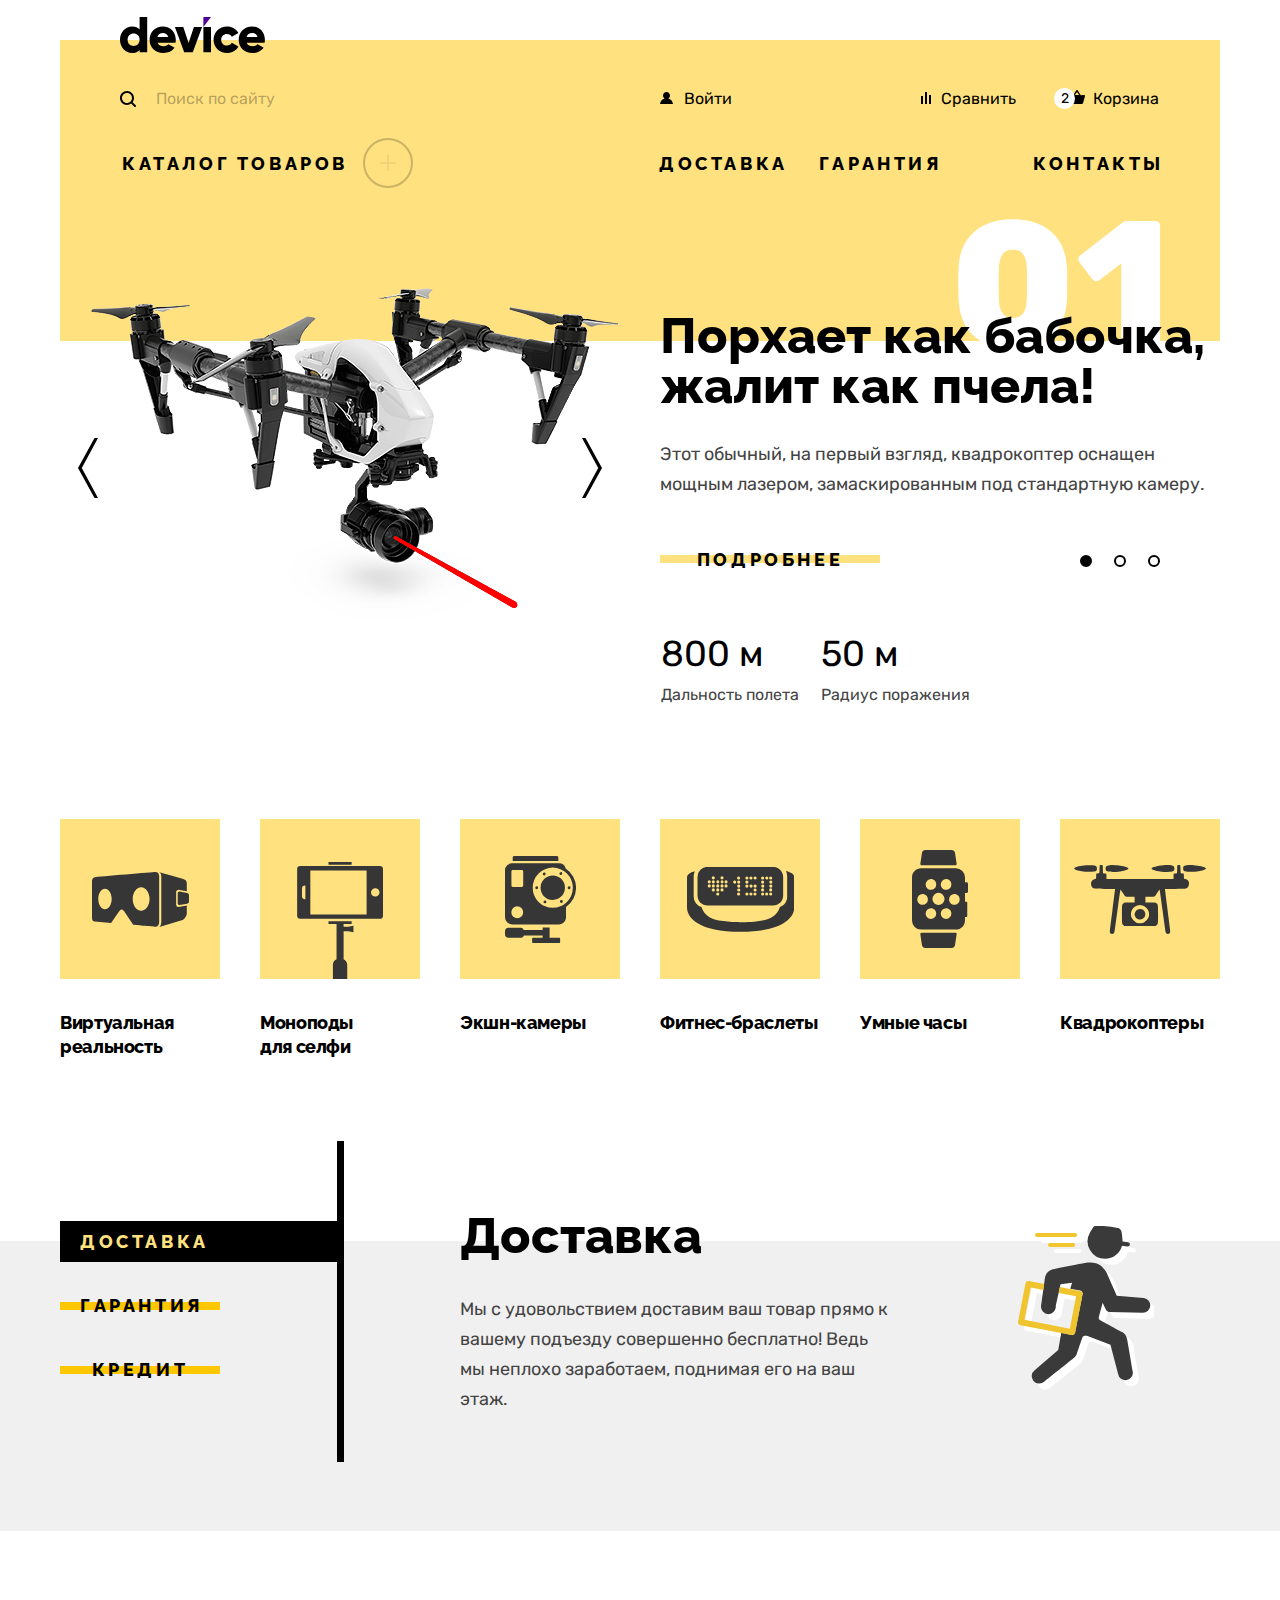
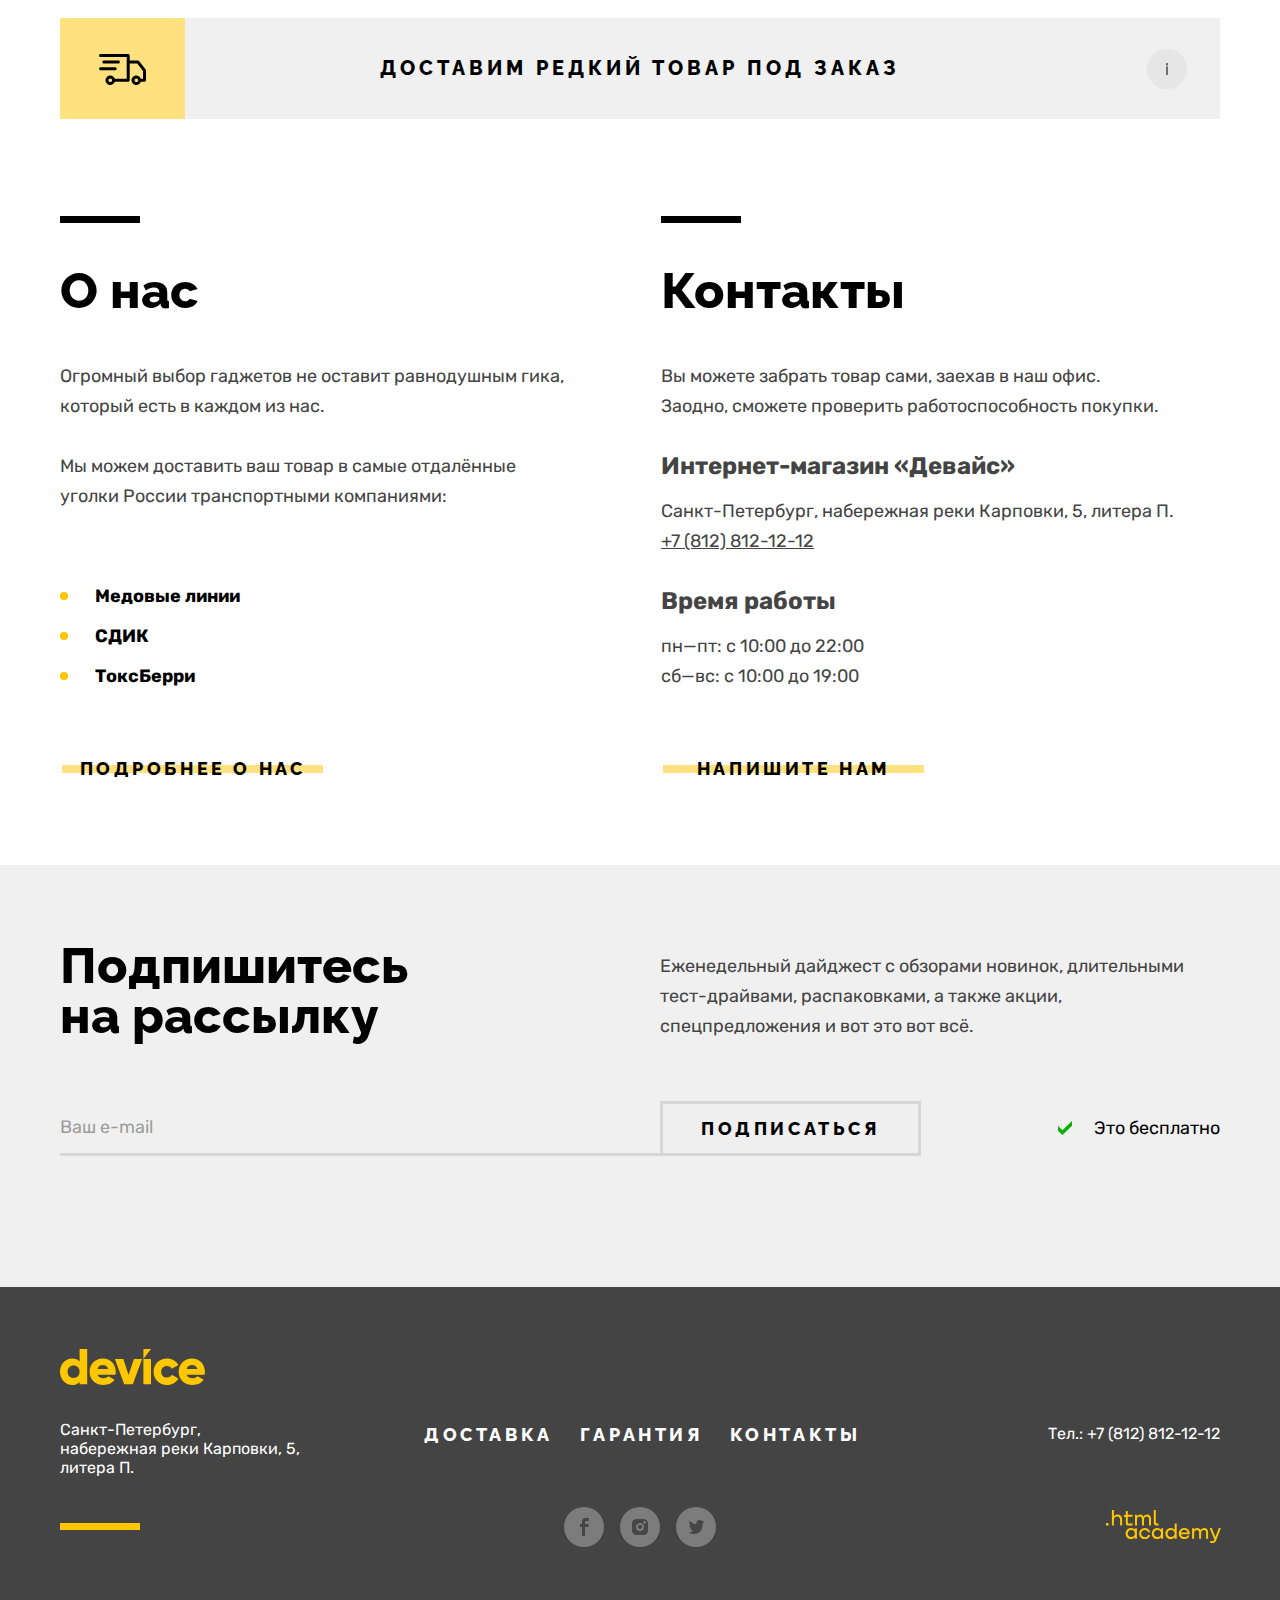
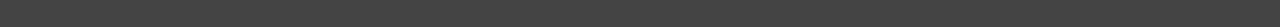
<file: index.html>
<!DOCTYPE html>
<html lang="ru">
  <head>
    <meta charset="utf-8">
    <title>HTML Academy: Девайс</title>
    <link rel="stylesheet" href="css/styles.css">
    <link rel="icon" href="favicon.ico">
    <link rel="icon" type="image/png" sizes="32x32" href="img/favicon-32.png">
  </head>
  <body>
    <header class="page-header container">
      <nav class="navigation">
        <a class="logo" href="index.html">
          <img src="img/device.svg" width="145" height="36" alt="Device логотип магазина.">
        </a>
        <div class="navigation-wrapper">
          <form class="page-search" action="https://echo.htmlacademy.ru/" method="GET">
            <label class="visually-hidden" for="page-search-input">Поиск по сайту</label>
            <input class="page-search-input" id="page-search-input" type="text" name="page-search" placeholder="Поиск по сайту" autocomplete="off">
            <button class="page-search-button" type="submit">Найти</button>
          </form>
          <div class="auth">
            <a class="submenu-link enter" href="#">Войти</a>
            <a class="submenu-link save" href="#">Сравнить</a>
            <div class="basket-wrapper">
              <a class="submenu-link basket-link basket-link-products" href="#">Корзина</a>
              <div class="basket">
                <ul class="basket-list">
                  <li class="basket-item">
                    <a  class="basket-item-link" href="#">
                      <img class="basket-item-img" src="img/products/product-1-mini.jpg" alt="Любительская селфи палочка" width="41" height="43">
                      <p class="basket-item-name">Любительская селфи-палка</p>
                    </a>
                    <button type="button" class="basket-item-del"><span class = "visually-hidden">Удалить из корзины</span></button>
                  </li>
                  <li class="basket-item">
                    <a  class="basket-item-link" href="#">
                      <img class="basket-item-img" src="img/products/product-2-mini.jpg" alt="Профессиональная селфи палочка" width="41" height="43">
                      <p class="basket-item-name">Профессиональная селфи-палка</p>
                    </a>
                    <button type="button" class="basket-item-del"><span class = "visually-hidden">Удалить из корзины</span></button>
                  </li>
                </ul>
                <div class="basket-total total">
                  <p class="total-products">Товаров: 2</p>
                  <p class="total-price">Сумма: 2000 Р</p>
                </div>
                <a class="basket-open-link" href="#">Открыть корзину</a>
              </div>
            </div>
          </div>
        </div>
        <ul class="page-navigation-list">
          <li class="page-navigation-item">
            <a class="page-navigation-link page-navigation-link-main" href="catalog.html" tabindex="0">Каталог товаров</a>
            <div class="submenu-wrapper">
              <ul class="submenu">
                <li class="submenu-item">
                  <ul class="submenu-list-category">
                    <li class="submenu-item-category">
                      <a class="submenu-link" href="#">Виртуальная реальность</a>
                    </li>
                    <li class="submenu-item-category">
                      <a class="submenu-link" href="#">Моноподы для cелфи</a>
                    </li>
                    <li class="submenu-item-category">
                      <a class="submenu-link" href="#">Экшн-камеры</a>
                    </li>
                  </ul>
                </li>
                <li class="submenu-item">
                  <ul class="submenu-list-category">
                    <li class="submenu-item-category">
                      <a class="submenu-link" href="#">Фитнес-браслеты</a>
                    </li>
                    <li class="submenu-item-category">
                      <a class="submenu-link" href="#">Умные часы</a>
                    </li>
                  </ul>
                </li>
                <li class="submenu-item">
                  <ul class="submenu-list-category">
                    <li class="submenu-item-category">
                      <a class="submenu-link" href="#">Квадрокоптеры</a>
                    </li>
                  </ul>
                </li>
              </ul>
            </div>
          </li>
          <li class="page-navigation-item">
            <a class="page-navigation-link" href="#">Доставка</a>
          </li>
          <li class="page-navigation-item">
            <a class="page-navigation-link" href="#">Гарантия</a>
          </li>
          <li class="page-navigation-item">
            <a class="page-navigation-link" href="#">Контакты</a>
          </li>
        </ul>
      </nav>
    </header>
    <main class="main-page main-content">
      <h1 class="visually-hidden">Device - магазин лучших квадракоптеров в Москве</h1>
      <section class="favorite container">
      <h2 class="visually-hidden">Товары месяца</h2>
        <ul class="slider-list">
          <li class="slider-item slider-active">
            <img class="slider-img" src="img/best/quadrocopter.png" width="560" height="560" alt="Квадракопте нового поколения">
            <div class="slider-item-wrapper">
              <h3 class="slider-title">Порхает как бабочка, жалит как пчела!</h3>
              <p class="slider-description">Этот обычный, на первый взгляд, квадрокоптер оснащен мощным лазером, замаскированным под стандартную камеру.</p>
              <a class="slider-link" href="#">Подробнее</a>
              <table class="specifications">
                <tr class="specifications-line specifications-data">
                  <td class="specifications-colum">800 м</td>
                  <td class="specifications-colum">50 м</td>
                </tr>
                <tr class="specifications-line specifications-name">
                  <td class="specifications-colum">Дальность полета</td>
                  <td class="specifications-colum">Радиус поражения</td>
                </tr>
              </table>
            </div>
          </li>
          <li class="slider-item">
            <span class="slider-item-number">02</span>
            <img class="slider-img" src="img/best/fitness-bracelet.png" width="560" height="560" alt="Квадракопте нового поколения">
            <div class="slider-item-wrapper">
              <h3 class="slider-title">Худеем правильно!</h3>
              <p class="slider-description">Мотивирующие фитнес-браслеты помогут найти в себе силы не пропускать занятия и соблюдать диету.</p>
              <a class="slider-link" href="#">Подробнее</a>
              <table class="specifications">
                <tr class="specifications-line specifications-data">
                  <td class="specifications-colum">48 часов</td>
                </tr>
                <tr class="specifications-line specifications-name">
                  <td class="specifications-colum">Без подзарядки</td>
                </tr>
              </table>
            </div>
          </li>
          <li class="slider-item">
            <span class="slider-item-number">03</span>
            <img class="slider-img" src="img/best/selfie.png" width="560" height="560" alt="Квадракопте нового поколения">
            <div class="slider-item-wrapper">
              <h3 class="slider-title">Делай селфи, как Бен Стиллер!</h3>
              <p class="slider-description">Самая длинная палка для селфи доступна в нашем магазине. Восемь (Восемь, Карл!) метров длиной и весом всего 5 кг.</p>
              <a class="slider-link" href="#">Подробнее</a>
              <table class="specifications">
                <tr class="specifications-line specifications-data">
                  <td class="specifications-colum">8,5 м</td>
                  <td class="specifications-colum">5 кг</td>
                  <td class="specifications-colum">Карбон</td>
                </tr>
                <tr class="specifications-line specifications-name">
                  <td class="specifications-colum">Длина палки</td>
                  <td class="specifications-colum">Вес палки</td>
                  <td class="specifications-colum">Материал</td>
                </tr>
              </table>
            </div>
          </li>
        </ul>
        <ol class="slider-pagination-list">
          <li class="slider-pagination-item">
            <button class="slider-pagination-button slider-pagination-button-current" type="button">
            </button>
          </li>
          <li class="slider-pagination-item">
            <button class="slider-pagination-button" type="button">
            </button>
          </li>
          <li class="slider-pagination-item">
            <button class="slider-pagination-button" type="button">
            </button>
          </li>
        </ol>
        <ul class="slider-button-list">
          <li class="slider-button-item">
            <button class="slider-button slider-prev" type="button">
              <span class="visually-hidden">Предыдущее фото</span>
            </button>
          </li>
          <li class="slider-button-item">
            <button class="slider-button slider-next" type="button">
              <span class="visually-hidden">Следующее фото</span>
            </button>
          </li>
        </ul>
      </section>
      <section class="category container">
        <h2 class="visually-hidden">Категории товаров</h2>
        <ul class="category-list">
          <li class="category-item">
            <a class="category-link" href="">
              <img class="category-img" src="img/category/popular-1.svg" width="97" height="55" alt="Очки вируальной реальности.">
            </a>
            <a class="category-link-title" href="#">Виртуальная реальность</a>
          </li>
          <li class="category-item">
            <a class="category-link" href="">
              <img class="category-img" src="img/category/popular-2.svg" width="86" height="117" alt="Селфи палки.">
            </a>
            <a class="category-link-title" href="#">Моноподы<br/>для селфи</a>
          </li>
          <li class="category-item">
            <a class="category-link" href="">
              <img class="category-img" src="img/category/popular-3.svg" width="71" height="87" alt="Экшен-камеры для съемки.">
            </a>
            <a class="category-link-title" href="#">Экшн-камеры</a>
          </li>
          <li class="category-item">
            <a class="category-link" href="">
              <img class="category-img" src="img/category/popular-4.svg" width="107" height="65" alt="Браслеты для спорта.">
            </a>
            <a class="category-link-title" href="#">Фитнес-браслеты</a>
          </li>
          <li class="category-item">
            <a class="category-link" href="">
              <img class="category-img" src="img/category/popular-5.svg" width="56" height="98" alt="Спортивные часы.">
            </a>
            <a class="category-link-title" href="#">Умные часы</a>
          </li>
          <li class="category-item">
            <a class="category-link" href="">
              <img class="category-img" src="img/category/popular-6.svg" width="132" height="69" alt="Съемка на высоте - квадрокомптер.">
            </a>
            <a class="category-link-title" href="#">Квадрокоптеры</a>
          </li>
        </ul>
      </section>
      <section class="service">
        <div class="container">
          <div class="service-wrapper">
            <h2 class="visually-hidden">Услуги</h2>
            <ul class="service-list">
              <li class="service-item service-item-active">
                <button class="service-button" type="button">Доставка</button>
              </li>
              <li class="service-item">
                <button class="service-button" type="button">Гарантия</button>
              </li>
              <li class="service-item">
                <button class="service-button" type="button">Кредит</button>
              </li>
            </ul>
            <ul class="service-slider-description">
              <li class="service-slider-description-item service-slider-description-item-active">
                <h3 class="service-slider-title">Доставка</h3>
                <p class="service-slider-article">Мы с удовольствием доставим ваш товар прямо к вашему подъезду совершенно бесплатно! Ведь мы неплохо заработаем, поднимая его на ваш этаж.</p>
              </li>
              <li class="service-slider-description-item">
                <h3 class="service-slider-title">Гарантия</h3>
                <p class="service-slider-article">Если из-за возгорания купленного у нас товара у вас сгорит дом — не переживайте, мы выдадим вам новый. Товар, не дом, конечно же.</p>
              </li>
              <li class="service-slider-description-item">
                <h3 class="service-slider-title">Кредит</h3>
                <p class="service-slider-article">Залезть в долговую яму стало проще! Кредитные консультанты подберут для вас наиболее выгодные условия кредита. Выгодные для банка, разумеется.</p>
              </li>
            </ul>
          </div>
        </div>
      </section>
      <div class="about-company container">
        <div class="about-company-link-wrapper">
          <a class="about-company-link" href="#">Доставим редкий товар под заказ</a>
          <svg class="about-company-svg" aria-hidden="true" focusable="false" width="47" height="31" xmlns="http://www.w3.org/2000/svg">
            <g>
              <path d="m46.7 15.4-6.5-8.2c-.3-.4-.7-.6-1.2-.6h-8.3V1.5C30.7.7 30 0 29.2 0H1.5C.7 0 0 .7 0 1.5S.7 3 1.5 3h26.2V24.7H15.8c-.6-1.9-2.4-3.3-4.5-3.3-2.6 0-4.8 2.2-4.8 4.8 0 2.6 2.2 4.8 4.8 4.8 2.1 0 3.9-1.4 4.5-3.3h13.4c.8 0 1.5-.7 1.5-1.5V9.6h7.6l5.7 7.3v7.9h-2.2c-.6-1.9-2.4-3.3-4.5-3.3-2.6 0-4.8 2.2-4.8 4.8 0 2.6 2.1 4.8 4.8 4.8 2.1 0 3.9-1.4 4.5-3.3h3.7c.8 0 1.5-.7 1.5-1.5v-9.9c0-.4-.1-.7-.3-1ZM11.3 28c-1 0-1.8-.8-1.8-1.8s.8-1.8 1.8-1.8 1.8.8 1.8 1.8-.9 1.8-1.8 1.8Zm26.1 0c-1 0-1.8-.8-1.8-1.8s.8-1.8 1.8-1.8 1.8.8 1.8 1.8-.9 1.8-1.8 1.8Z" />
              <path d="M19.4 9.6c.8 0 1.5-.7 1.5-1.5s-.7-1.5-1.5-1.5H4.8c-.8 0-1.5.7-1.5 1.5S4 9.6 4.8 9.6h14.6ZM17.7 14.7c0-.8-.7-1.5-1.5-1.5H1.5c-.8 0-1.5.7-1.5 1.5s.7 1.5 1.5 1.5h14.7c.8 0 1.5-.7 1.5-1.5Z" />
            </g>
            <defs>
              <clipPath id="a">
                <path d="M0 0h47v31H0z" />
              </clipPath>
            </defs>
          </svg>
          <span class="about-company-link-info"></span>
        </div>
        <div class="about-company-wrapper">
          <section class="about">
            <h2 class="about-title">О нас</h2>
            <p class="about-description">Огромный выбор гаджетов не оставит равнодушным гика, который есть в каждом из нас.</p>
            <p class="about-description">Мы можем доставить ваш товар в самые отдалённые уголки России транспортными компаниями:</p>
            <ul class="about-transport">
              <li class="about-transport-item">Медовые линии</li>
              <li class="about-transport-item">СДИК</li>
              <li class="about-transport-item">ТоксБерри</li>
            </ul>
            <a href="#" class="about-link">Подробнее о нас</a>
          </section>
          <section class="contacts">
            <h2 class="contacts-title">Контакты</h2>
            <p class="contacts-description">Вы можете забрать товар сами, заехав в наш офис. Заодно, сможете проверить работоспособность покупки.</p>
            <h3 class="contacts-subtitle">Интернет-магазин «Девайс»</h3>
            <address class="contacts-address">
              <p class="contacts-address-text">Санкт-Петербург, набережная реки Карповки, 5, литера П.</p>
              <a class="contacts-address-phone" href="tel:+78128121212">+7 (812) 812-12-12</a>
            </address>
            <h3 class="contacts-subtitle">Время работы</h3>
            <ul class="contacts-schedule">
              <li class="contacts-schedule-item">пн—пт: с 10:00 до 22:00</li>
              <li class="contacts-schedule-item">сб—вс: с 10:00 до 19:00</li>
            </ul>
            <a class="contacts-link" href="#">Напишите нам</a>
          </section>
        </div>
      </div>
      <section class="subscribe">
        <div class="subscribe-wrapper container">
          <div class="subscribe-inner">
            <h2 class="subscribe-title">Подпишитесь на рассылку</h2>
            <p class="subscribe-description">Еженедельный дайджест с обзорами новинок, длительными тест-драйвами, распаковками, а также акции, спецпредложения и вот это вот всё.</p>
          </div>
          <div class="form-wrapper">
            <form class="subscribe-form" action="https://echo.htmlacademy.ru/" method="GET">
              <div class="subscribe-wrapper-input">
                <label class="visually-hidden" for="subscribe-input">Email</label>
                <input class="subscribe-input" name="email" id="subscribe-input" type="email" placeholder="Ваш e-mail" required>  <!--.subscribe-input-error - класс с ошибкой заполнения формы-->
              </div>
              <button class="subscribe-submit" type="submit" name="subscribe">Подписаться</button>
            </form>
            <span class="subscribe-free">Это бесплатно</span>
          </div>
        </div>
      </section>
    </main>
    <footer class="footer">
      <div class="footer-wrapper container">
        <div class="footer-wrapper-address">
          <a class="footer-logo-link" href="#">
            <img class="footer-logo" src="img/logo-footer.svg" width="145" height="36" alt="Логотип Device футер">
          </a>
          <p class="footer-address-text">Санкт-Петербург, набережная реки Карповки, 5, литера П.</p>
        </div>
        <div class="footer-wrapper-social">
          <ul class="footer-navigation-list">
            <li class="footer-navigation-item">
              <a class="footer-navigation-link" href="#">Доставка</a>
            </li>
            <li class="footer-navigation-item">
              <a class="footer-navigation-link" href="#">Гарантия</a>
            </li>
            <li class="footer-navigation-item">
              <a class="footer-navigation-link" href="#">Контакты</a>
            </li>
          </ul>
          <ul class="footer-social-list">
            <li class="footer-social-item">
              <a class="footer-social-link" href="https://www.facebook.com/htmlacademy">
                <svg class="footer-social-svg footer-fb" aria-hidden="true" focusable="false" width="9" height="18" xmlns="http://www.w3.org/2000/svg">
                  <path d="M6.5 3H9V0H5.6C2.8 0 2 1.7 2 4.2V6H0v3h2v9h3V9h3.3l.6-3H5V4.5C5 3.7 5.3 3 6.5 3Z" />
                </svg>
                <span class="visually-hidden">Facebook</span>
              </a>
            </li>
            <li class="footer-social-item">
              <a class="footer-social-link" href="https://www.instagram.com/htmlacademy/">
                <svg class="footer-social-svg footer-inst" aria-hidden="true" focusable="false" width="16" height="16" xmlns="http://www.w3.org/2000/svg">
                  <path d="M8 10a2 2 0 1 0 0-4 2 2 0 0 0 0 4Z" fill="#444" />
                  <path d="M14.7 1.3c-.9-.9-2-1.3-3.4-1.3H4.7C1.9 0 0 1.9 0 4.7v6.6c0 1.4.4 2.6 1.4 3.4.9.9 2 1.3 3.3 1.3h6.6c1.4 0 2.6-.4 3.4-1.3.8-.9 1.3-2 1.3-3.4V4.7c0-1.4-.4-2.6-1.3-3.4ZM8 12.1c-2.2 0-4.1-1.8-4.1-4.1S5.8 3.9 8 3.9c2.2 0 4.1 1.8 4.1 4.1s-1.9 4.1-4.1 4.1Zm4.6-7.4c-.7 0-1.3-.5-1.3-1.3s.5-1.3 1.3-1.3c.7 0 1.3.6 1.3 1.3 0 .7-.6 1.3-1.3 1.3Z"  />
                </svg>
                <span class="visually-hidden">Instagramm</span>
              </a>
            </li>
            <li class="footer-social-item">
              <a class="footer-social-link" href="https://twitter.com/htmlacademy_ru">
                <svg class="footer-social-svg footer-twit" aria-hidden="true" focusable="false" width="15" height="14" xmlns="http://www.w3.org/2000/svg">
                  <g clip-path="url(#a)">
                    <path d="M9.7.1c1.5-.5 2.6.3 3.2 1.1.5-.2 1.1-.4 1.7-.6 0 .8-.5 1.4-.8 1.6.7.2 1.2-.4 1.2-.4-.1.9-.9 1.7-1.4 1.9-.2 6.3-2.8 10.4-8.9 10.3h-.4C4 14 .6 13.6 0 12.2c2 .2 3.4-.4 4.1-1.1-.8-.3-2.4-.4-2.6-2.8.3.2.5.3 1.1.2C1.5 7.7.3 7 .4 5c.3.3.9.5 1.2.4C1 5.2-.2 2.3.8.8c1.6 1.7 3.3 3.4 6.3 3.5.2-2.1 1-3.5 2.6-4.2Z" />
                  </g>
                </svg>
                <span class="visually-hidden">Tvitter</span>
              </a>
            </li>
          </ul>
        </div>
        <div class="footer-wrapper-tel">
          <p class="footer-tel">
            <a class="footer-phone" href="tel:Тел.:+78128121212">Тел.: +7 (812) 812-12-12</a>
          </p>
          <a class="footer-link" href="https://htmlacademy.ru/">
            <svg class="footer-link-svg" aria-hidden="true" focusable="false" width="115" height="34" xmlns="http://www.w3.org/2000/svg">
              <path d="M0 12.9v2.6h2.5v-2.6H0ZM11.6 4.5c-1.6 0-2.8.7-3.6 1.7h-.1V0h-2v15.5h2v-5.3c0-2.1 1.3-3.6 3.3-3.6 1.8 0 2.9 1.4 2.9 3.2v5.7h2V9.4c.1-3-1.8-4.9-4.5-4.9ZM26.6 4.8h-4.8V1.1h-2v3.8h-1.9v2h1.9v6c0 1.7 1 2.7 2.7 2.7h4.1v-2h-3.7c-.7 0-1.1-.4-1.1-1.1V6.8h4.8v-2ZM41.1 4.6c-1.6 0-2.9.8-3.5 2.1h-.1c-.6-1.2-1.8-2.1-3.4-2.1-1.4 0-2.5.8-3.1 1.8h-.1V4.8H29v10.6h2V10c0-2 1-3.5 2.6-3.5 1.5 0 2.4 1 2.4 2.6v6.3h2V9.8c0-2.4 1.4-3.3 2.6-3.3 1.5 0 2.4 1 2.4 2.6v6.3h2V8.9c.1-2.5-1.4-4.3-3.9-4.3ZM47.8 12.7c0 1.7 1 2.7 2.8 2.7h2v-2h-1.7c-.7 0-1.1-.4-1.1-1.1V0h-2v12.7ZM28.9 19.7c-.9-1.1-2.2-1.8-3.9-1.8-3.1 0-5.4 2.3-5.4 5.6s2.3 5.6 5.4 5.6c1.8 0 3-.8 3.8-1.9h.1v1.6h2V18.2h-2v1.5Zm-3.6 7.4c-2.2 0-3.6-1.6-3.6-3.6s1.4-3.6 3.6-3.6 3.6 1.6 3.6 3.6c0 1.9-1.4 3.6-3.6 3.6ZM44.2 22c-.5-2.4-2.6-4.1-5.4-4.1a5.4 5.4 0 0 0-5.6 5.6c0 3.1 2.2 5.6 5.6 5.6 2.8 0 4.9-1.8 5.4-4.2h-2.1a3.4 3.4 0 0 1-3.3 2.3c-2.2 0-3.6-1.6-3.6-3.6s1.4-3.6 3.6-3.6c1.6 0 2.8 1 3.3 2.2h2.1V22ZM55.1 19.7c-.9-1.1-2.2-1.8-3.9-1.8-3.1 0-5.4 2.3-5.4 5.6s2.3 5.6 5.4 5.6c1.8 0 3-.8 3.8-1.9h.1v1.6h2V18.2h-2v1.5Zm-3.6 7.4c-2.2 0-3.6-1.6-3.6-3.6s1.4-3.6 3.6-3.6 3.6 1.6 3.6 3.6c0 1.9-1.5 3.6-3.6 3.6ZM68.7 19.8c-.9-1.1-2.2-1.9-3.9-1.9-3.1 0-5.4 2.3-5.4 5.6s2.2 5.6 5.4 5.6c1.7 0 3-.8 3.8-1.8h.1v1.5h2V13.4h-2v6.4Zm-3.6 7.3c-2.2 0-3.6-1.6-3.6-3.6s1.4-3.6 3.6-3.6 3.6 1.6 3.6 3.6c-.1 2-1.5 3.6-3.6 3.6ZM78.3 17.9c-3.3 0-5.5 2.5-5.5 5.6 0 3 2.1 5.6 5.5 5.6 2.5 0 4.5-1.3 5.2-3.6h-2.1c-.5 1-1.6 1.6-3 1.6-1.9 0-3.3-1.3-3.4-2.9h8.8c.2-3.6-2-6.3-5.5-6.3Zm0 1.9c1.7 0 3 1 3.3 2.6h-6.5c.3-1.5 1.5-2.6 3.2-2.6ZM98.2 17.9c-1.6 0-2.9.8-3.6 2h-.1c-.6-1.2-1.8-2-3.4-2-1.4 0-2.5.7-3.1 1.8v-1.5h-1.9v10.6h2v-5.4c0-2 1-3.4 2.6-3.5 1.5 0 2.4 1 2.4 2.6v6.3h2v-5.6c0-2.4 1.4-3.3 2.6-3.3 1.5 0 2.4 1 2.4 2.6v6.3h2v-6.5c.1-2.6-1.4-4.4-3.9-4.4ZM109.4 27l-3.6-8.9h-2.2l4.8 11.6c-.3.9-.7 1.2-1.7 1.2h-2.5v2h2.5c1.8 0 2.8-.8 3.5-2.6l4.7-12.2h-2.1l-3.4 8.9Z" />
            </svg>
          </a>
        </div>
      </div>
    </footer>
    <div class="modal-container modal-close"> <!--modal-close класс закрывающий модальное окно-->
      <div class="modal modal-delivery">
        <div class="modal-title-wrapper">
          <h2 class="modal-title">Доставка под заказ</h2>
          <button class="modal-close-button" type="button"><span class="visually-hidden">Закрыть модальное окно</span></button>
        </div>
        <form class="modal-delivery-form" action="https://echo.htmlacademy.ru/" method="GET">
          <div class="modal-name-wrapper">
            <label class="modal-delivery-label" >Ваше имя:
              <input class="modal-delivery-name " type="text" placeholder="Имя фамилия" autocomplete="off"> <!--modal-input-error класс ошибки-->
            </label>
            <p class="message message-error">Пожалуйста, представьтесь</p> <!--message-error класс ошибки-->
          </div>
          <div class="modal-email-wrapper">
            <label class="modal-delivery-label" >Ваш e-mail:
              <input class="modal-delivery-email" type="text" placeholder="Введите e-mail" autocomplete="off" required><!--modal-input-error класс ошибки-->
            </label>
            <p class="message message-info">Забавный у вас адрес</p><!--message-info класс info-->
          </div>
          <label class="modal-delivery-label modal-text" >Что нужно привезти:
            <input class="modal-delivery-what" type="text" placeholder="В свободной форме" autocomplete="off">
          </label>
          <div class="modal-col-wrapper">
            <div class="modal-info">
              <span class="visually-hidden">Дополнительная информация</span>
            </div>
            <label class="modal-delivery-label modal-col" >Количество:
              <input class="modal-delivery-col" type="number" value="1">
            </label>
            <p class="modal-delivery-info info-description">Постараемся найти, сколько нужно. Привезём сколько получится по требованиям к провозу багажа.</p> <!--modal-delivery-info-close - закрытие инфо-->
          </div>
          <button type="submit" class="button modal-send">Отправить</button>
        </form>
      </div>
    </div>
  </body>
</html>
</file>
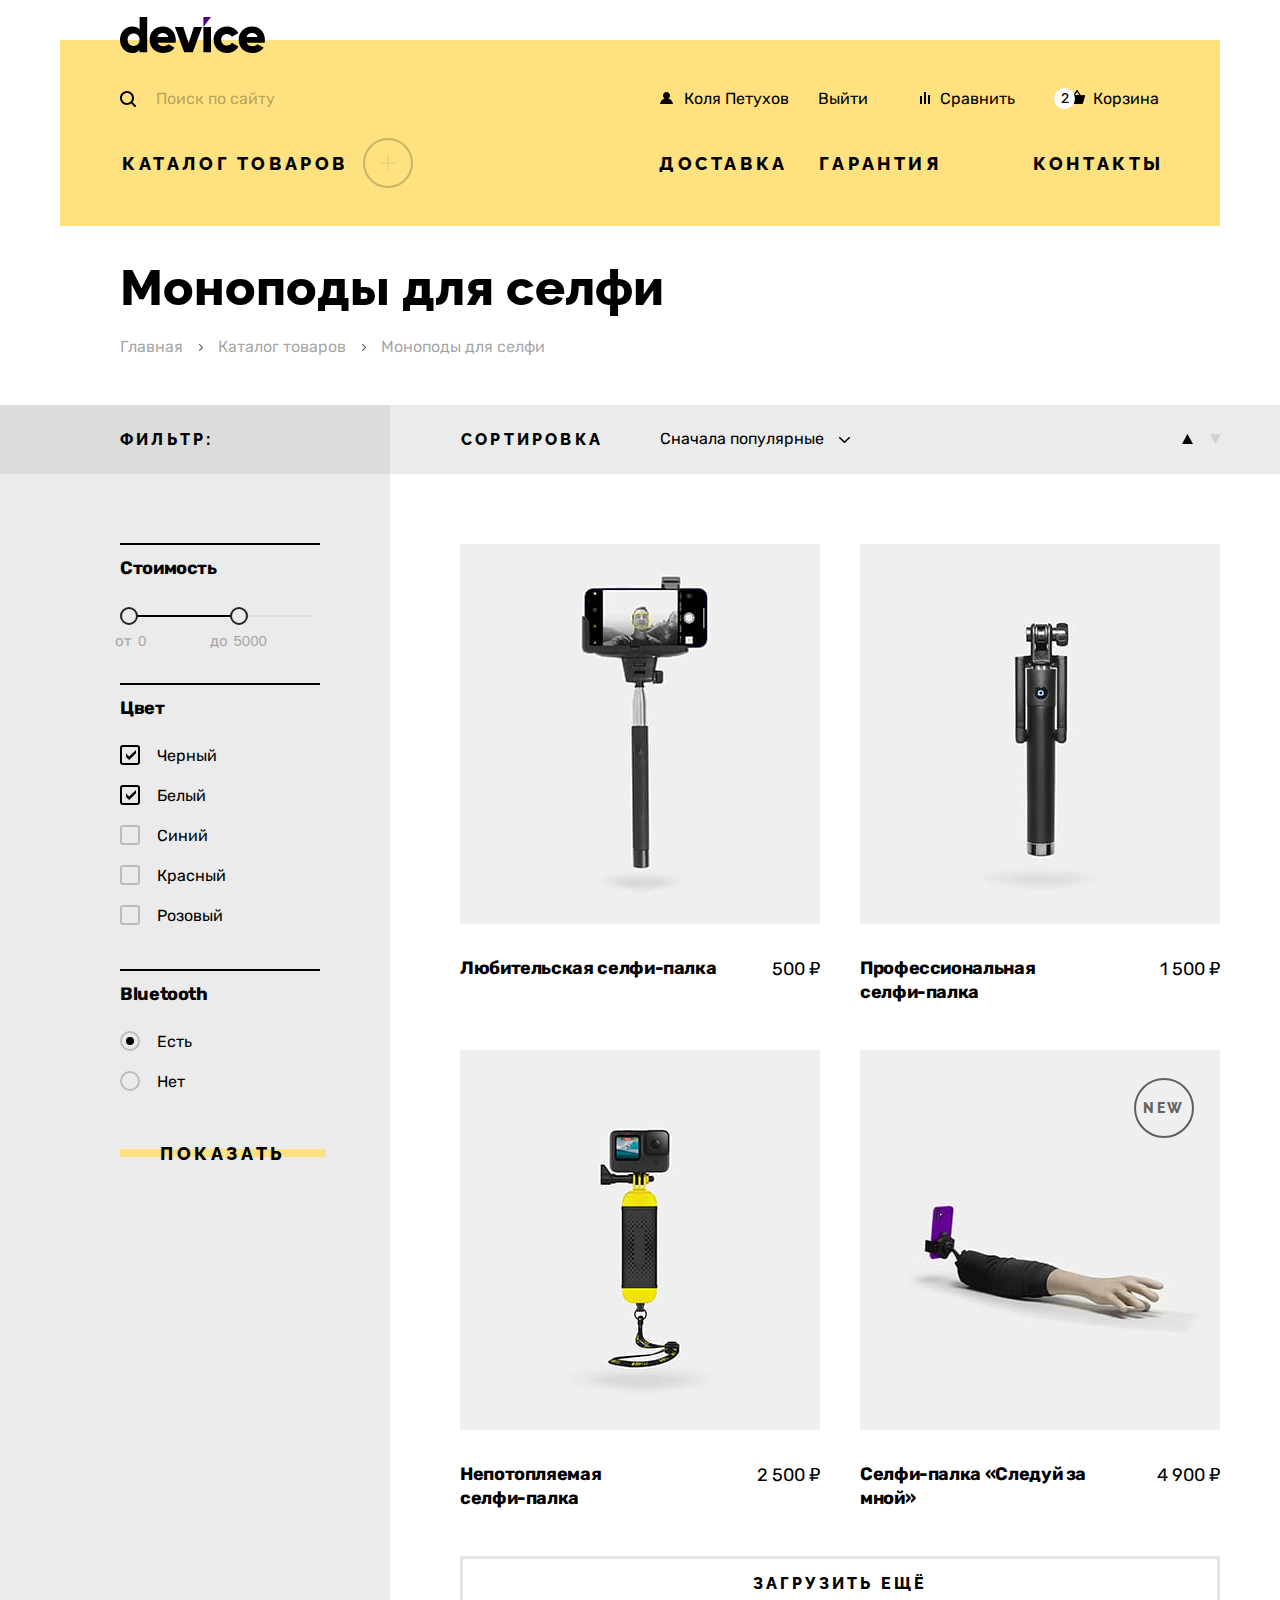
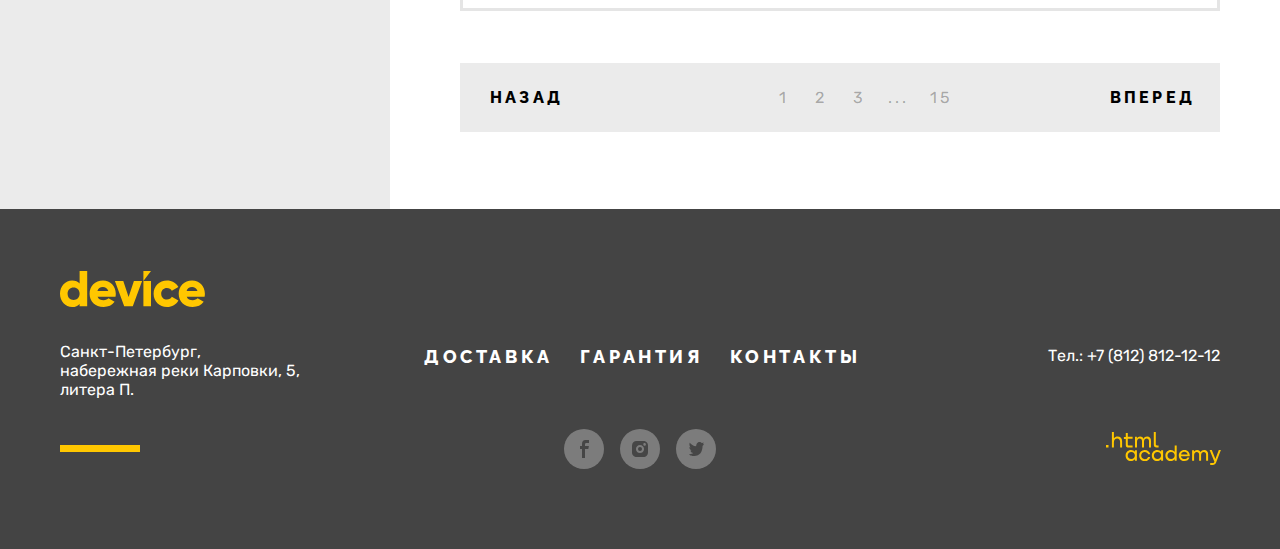
<file: catalog.html>
<!DOCTYPE html>
<html lang="ru">
  <head>
    <meta charset="utf-8">
    <title>HTML Academy: Девайс</title>
    <link rel="stylesheet" href="css/styles.css">
    <link rel="icon" href="favicon.ico">
    <link rel="icon" type="image/png" sizes="32x32" href="img/favicon-32.png">
  </head>
  <body>
    <header class="page-header container">
      <nav class="navigation">
        <a class="logo" href="index.html">
          <img src="img/device.svg" width="145" height="36" alt="Device логотип магазина.">
        </a>
        <div class="navigation-wrapper">
          <form class="page-search" action="https://echo.htmlacademy.ru/" method="GET">
            <label class="visually-hidden" for="page-search-input">Поиск по сайту</label>
            <input class="page-search-input" id="page-search-input" type="text" name="page-search" placeholder="Поиск по сайту" autocomplete="off">
            <button class="page-search-button" type="submit">Найти</button>
          </form>
          <div class="auth">
            <a class="submenu-link login" href="#">Коля Петухов</a>
            <a class="submenu-link exit" href="#">Выйти</a>
            <a class="submenu-link save" href="#">Сравнить</a>
            <div class="basket-wrapper">
              <a class="submenu-link basket-link basket-link-products" href="#">Корзина</a>
              <div class="basket">
                <ul class="basket-list">
                  <li class="basket-item">
                    <a  class="basket-item-link" href="#">
                      <img class="basket-item-img" src="img/products/product-1-mini.jpg" alt="Любительская селфи палочка" width="41" height="43">
                      <p class="basket-item-name">Любительская селфи-палка</p>
                    </a>
                    <button type="button" class="basket-item-del"><span class = "visually-hidden">Удалить из корзины</span></button>
                  </li>
                  <li class="basket-item">
                    <a  class="basket-item-link" href="#">
                      <img class="basket-item-img" src="img/products/product-2-mini.jpg" alt="Профессиональная селфи палочка" width="41" height="43">
                      <p class="basket-item-name">Профессиональная селфи-палка</p>
                    </a>
                    <button type="button" class="basket-item-del"><span class = "visually-hidden">Удалить из корзины</span></button>
                  </li>
                </ul>
                <div class="basket-total total">
                  <p class="total-products">Товаров: 2</p>
                  <p class="total-price">Сумма: 2000 Р</p>
                </div>
                <a class="basket-open-link" href="#">Открыть корзину</a>
              </div>
            </div>
          </div>
        </div>
        <ul class="page-navigation-list">
          <li class="page-navigation-item">
            <a class="page-navigation-link page-navigation-link-main" href="catalog.html" tabindex="0">Каталог товаров</a>
            <div class="submenu-wrapper">
              <ul class="submenu">
                <li class="submenu-item">
                  <ul class="submenu-list-category">
                    <li class="submenu-item-category">
                      <a class="submenu-link" href="#">Виртуальная реальность</a>
                    </li>
                    <li class="submenu-item-category">
                      <a class="submenu-link" href="#">Моноподы для cелфи</a>
                    </li>
                    <li class="submenu-item-category">
                      <a class="submenu-link" href="#">Экшн-камеры</a>
                    </li>
                  </ul>
                </li>
                <li class="submenu-item">
                  <ul class="submenu-list-category">
                    <li class="submenu-item-category">
                      <a class="submenu-link" href="#">Фитнес-браслеты</a>
                    </li>
                    <li class="submenu-item-category">
                      <a class="submenu-link" href="#">Умные часы</a>
                    </li>
                  </ul>
                </li>
                <li class="submenu-item">
                  <ul class="submenu-list-category">
                    <li class="submenu-item-category">
                      <a class="submenu-link" href="#">Квадрокоптеры</a>
                    </li>
                  </ul>
                </li>
              </ul>
            </div>
          </li>
          <li class="page-navigation-item">
            <a class="page-navigation-link" href="#">Доставка</a>
          </li>
          <li class="page-navigation-item">
            <a class="page-navigation-link" href="#">Гарантия</a>
          </li>
          <li class="page-navigation-item">
            <a class="page-navigation-link" href="#">Контакты</a>
          </li>
        </ul>
      </nav>
    </header>
    <main class="main-inner">
      <header class="inner-header container">
        <h1 class="inner-header-title">Моноподы для селфи</h1>
        <ul class="breadcrumbs">
          <li class="breadcrumbs-item">
            <a class="breadcrumbs-link" href="">Главная</a>
          </li>
          <li class="breadcrumbs-item">
            <a class="breadcrumbs-link" href="">Каталог товаров</a>
          </li>
          <li class="breadcrumbs-item">
            <a class="breadcrumbs-link" href="">Моноподы для селфи</a>
          </li>
        </ul>
      </header>
      <div class="main-inner-wrapper">
        <section class="filter-products">
          <h2 class="filter-products-title">Фильтр:</h2>
          <form class="filter" action="https://echo.htmlacademy.ru/" method="GET">
            <div class="fieldset-wrapper">
              <fieldset class="filter-group">
                <legend class="filter-title">Стоимость</legend>
                  <div class="range">
                    <div class="range-scale">
                      <div class="range-bar" style="left: 0px; width: 109px">
                        <div class="range-wrapper range-wrapper-min">
                          <button class="range-toggle toggle-min" type="button">
                            <span class="visually-hidden">Изменить минимальную цену.</span>
                          </button>
                          <label class="catalog-filter-label" for="min">
                            от
                          </label>
                          <input class="catalog-filter-input" id="min" type="number" name="min-price" value="0">
                        </div>
                        <div class="range-wrapper range-wrapper-max">
                          <button class="range-toggle toggle-max" type="button">
                            <span class="visually-hidden">Изменить максимальную цену.</span>
                          </button>
                          <label class="catalog-filter-label" for="max">
                            до
                          </label>
                          <input class="catalog-filter-input" id="max" type="number" name="max-price" value="5000">
                        </div>
                      </div>
                    </div>
                  </div>
              </fieldset>
              <fieldset class="filter-group">
                <legend class="filter-title">Цвет</legend>
                <ul class="catalog-filter-list">
                  <li class="catalog-filter-item">
                    <label class="control">
                      <input class="visually-hidden control-input" type="checkbox" name="black" checked>
                      <span class="control-mark"></span>
                      <span class="control-label">Черный</span>
                    </label>
                  </li>
                  <li class="catalog-filter-item">
                    <label class="control">
                      <input class="visually-hidden control-input" type="checkbox" name="white" checked>
                      <span class="control-mark"></span>
                      <span class="control-label">Белый</span>
                    </label>
                  </li>
                  <li class="catalog-filter-item">
                    <label class="control">
                      <input class="visually-hidden control-input" type="checkbox" name="blue">
                      <span class="control-mark"></span>
                      <span class="control-label">Синий</span>
                    </label>
                  </li>
                  <li class="catalog-filter-item">
                    <label class="control">
                      <input class="visually-hidden control-input" type="checkbox" name="red">
                      <span class="control-mark"></span>
                      <span class="control-label">Красный</span>
                    </label>
                  </li>
                  <li class="catalog-filter-item">
                    <label class="control">
                      <input class="visually-hidden control-input" type="checkbox" name="pink">
                      <span class="control-mark"></span>
                      <span class="control-label">Розовый</span>
                    </label>
                  </li>
                </ul>
              </fieldset>
              <fieldset class="filter-group">
                <legend class="filter-title">Bluetooth</legend>
                <ul class="catalog-filter-list">
                  <li class="catalog-filter-item">
                    <label class="control">
                      <input class="visually-hidden control-input" type="radio" name="product-group" value="yes" checked>
                      <span class="control-mark"></span>
                  <span class="control-label">Есть</span>
                    </label>
                  </li>
                  <li class="catalog-filter-item">
                    <label class="control">
                      <input class="visually-hidden control-input" type="radio" name="product-group" value="no">
                      <span class="control-mark"></span>
                  <span class="control-label">Нет</span>
                    </label>
                  </li>
                </ul>
              </fieldset>
            </div>
            <button class="button" type="submit">Показать</button>
          </form>
        </section>
        <div class="products-wrapper">
          <section class="sort-products">
            <h2 class="sort-products-title">Сортировка</h2>
            <div class="sort-products-wrapper">
              <a class="select-control-link" href="#">Сначала популярные</a>
              <ul class="sorting-type"> <!--sorting-type-open класс для открытия при клике-->
                <li class="select-control">
                  <a class="select-control-link" href="#">Сначала популярные</a>
                </li>
                <li class="select-control">
                  <a class="select-control-link" href="#">Теперь не очень популярное</a>
                </li>
              </ul>
            </div>
            <a class="button-top button-top-active" href="#">
              <span class="visually-hidden">По возрастанию</span>
            </a>
            <a class="button-down" href="#">
              <span class="visually-hidden">Показать убыванию</span>
            </a>
          </section>
          <section class="products">
            <h2 class="visually-hidden">Доступные товары</h2>
            <div class="product-list">
              <div class="product-card">
                <a class="product-card-link" href="#">
                  <img class="product-card-image" src="img/products/product-1.jpg" width="360" height="380" alt="Селфи-палка для любителей.">
                </a>
                <h3 class="product-card-title">
                  <a class="product-card-link-title" href="#">Любительская селфи-палка</a>
                </h3>
                <b class="product-card-price">500 ₽</b>
                <a class="product-card-button button" href="#">Подробнее</a>
              </div>
              <div class="product-card">
                <a class="product-card-link" href="#">
                  <img class="product-card-image" src="img/products/product-2.jpg" width="360" height="380" alt="Селфи-палка для профи.">
                </a>
                <h3 class="product-card-title">
                  <a class="product-card-link-title" href="#">Профессиональная<br/>селфи-палка</a>
                </h3>
                <b class="product-card-price">1 500 ₽</b>
                <a class="product-card-button button" href="#">Подробнее</a>
              </div>
              <div class="product-card">
                <a class="product-card-link" href="#">
                  <img class="product-card-image" src="img/products/product-3.jpg" width="360" height="380" alt="Селфи-палка для любителей покупаться.">
                </a>
                <h3 class="product-card-title">
                  <a class="product-card-link-title" href="#">Непотопляемая<br/>селфи-палка</a>
                </h3>
                <b class="product-card-price">2 500 ₽</b>
                <a class="product-card-button button" href="#">Подробнее</a>
              </div>
              <div class="product-card product-card-new">
                <a class="product-card-link" href="#">
                  <img class="product-card-image" src="img/products/product-4.jpg" width="360" height="380" alt="Селфи-палка Follow me.">
                </a>
                <h3 class="product-card-title">
                  <a class="product-card-link-title" href="#">Селфи-палка «Следуй за мной»</a>
                </h3>
                <b class="product-card-price">4 900 ₽</b>
                <a class="product-card-button button" href="#">Подробнее</a>
              </div>
            </div>
            <button class="pagination-show-more" type="button">Загрузить ещё</button>
            <ul class="pagination">
              <li class="pagination-item">
                <a class="pagination-link pagination-prev pagination-disabled" href="#">Назад</a>
              </li>
              <li class="pagination-item">
                <a class="pagination-link pagination-current" href="#">1</a>
              </li>
              <li class="pagination-item">
                <a class="pagination-link" href="#">2</a>
              </li>
              <li class="pagination-item">
                <a class="pagination-link" href="#">3</a>
              </li>
              <li class="pagination-item">
                <a class="pagination-link" href="">...</a>
              </li>
              <li class="pagination-item">
                <a class="pagination-link" href="#">15</a>
              </li>
              <li class="pagination-item">
                <a class="pagination-link pagination-next" href="#">Вперед</a>
              </li>
            </ul>
          </section>
        </div>
      </div>
    </main>
    <footer class="footer">
      <div class="footer-wrapper container">
        <div class="footer-wrapper-address">
          <a class="footer-logo-link" href="#">
            <img class="footer-logo" src="img/logo-footer.svg" width="145" height="36" alt="Логотип Device футер">
          </a>
          <p class="footer-address-text">Санкт-Петербург, набережная реки Карповки, 5, литера П.</p>
        </div>
        <div class="footer-wrapper-social">
          <ul class="footer-navigation-list">
            <li class="footer-navigation-item">
              <a class="footer-navigation-link" href="#">Доставка</a>
            </li>
            <li class="footer-navigation-item">
              <a class="footer-navigation-link" href="#">Гарантия</a>
            </li>
            <li class="footer-navigation-item">
              <a class="footer-navigation-link" href="#">Контакты</a>
            </li>
          </ul>
          <ul class="footer-social-list">
            <li class="footer-social-item">
              <a class="footer-social-link" href="https://www.facebook.com/htmlacademy">
                <svg class="footer-social-svg footer-fb" aria-hidden="true" focusable="false" width="9" height="18" xmlns="http://www.w3.org/2000/svg">
                  <path d="M6.5 3H9V0H5.6C2.8 0 2 1.7 2 4.2V6H0v3h2v9h3V9h3.3l.6-3H5V4.5C5 3.7 5.3 3 6.5 3Z" />
                </svg>
                <span class="visually-hidden">Facebook</span>
              </a>
            </li>
            <li class="footer-social-item">
              <a class="footer-social-link" href="https://www.instagram.com/htmlacademy/">
                <svg class="footer-social-svg footer-inst" aria-hidden="true" focusable="false" width="16" height="16" xmlns="http://www.w3.org/2000/svg">
                  <path d="M8 10a2 2 0 1 0 0-4 2 2 0 0 0 0 4Z" fill="#444" />
                  <path d="M14.7 1.3c-.9-.9-2-1.3-3.4-1.3H4.7C1.9 0 0 1.9 0 4.7v6.6c0 1.4.4 2.6 1.4 3.4.9.9 2 1.3 3.3 1.3h6.6c1.4 0 2.6-.4 3.4-1.3.8-.9 1.3-2 1.3-3.4V4.7c0-1.4-.4-2.6-1.3-3.4ZM8 12.1c-2.2 0-4.1-1.8-4.1-4.1S5.8 3.9 8 3.9c2.2 0 4.1 1.8 4.1 4.1s-1.9 4.1-4.1 4.1Zm4.6-7.4c-.7 0-1.3-.5-1.3-1.3s.5-1.3 1.3-1.3c.7 0 1.3.6 1.3 1.3 0 .7-.6 1.3-1.3 1.3Z"  />
                </svg>
                <span class="visually-hidden">Instagramm</span>
              </a>
            </li>
            <li class="footer-social-item">
              <a class="footer-social-link" href="https://twitter.com/htmlacademy_ru">
                <svg class="footer-social-svg footer-twit" aria-hidden="true" focusable="false" width="15" height="14" xmlns="http://www.w3.org/2000/svg">
                  <g clip-path="url(#a)">
                    <path d="M9.7.1c1.5-.5 2.6.3 3.2 1.1.5-.2 1.1-.4 1.7-.6 0 .8-.5 1.4-.8 1.6.7.2 1.2-.4 1.2-.4-.1.9-.9 1.7-1.4 1.9-.2 6.3-2.8 10.4-8.9 10.3h-.4C4 14 .6 13.6 0 12.2c2 .2 3.4-.4 4.1-1.1-.8-.3-2.4-.4-2.6-2.8.3.2.5.3 1.1.2C1.5 7.7.3 7 .4 5c.3.3.9.5 1.2.4C1 5.2-.2 2.3.8.8c1.6 1.7 3.3 3.4 6.3 3.5.2-2.1 1-3.5 2.6-4.2Z" />
                  </g>
                </svg>
                <span class="visually-hidden">Tvitter</span>
              </a>
            </li>
          </ul>
        </div>
        <div class="footer-wrapper-tel">
          <p class="footer-tel">
            <a class="footer-phone" href="tel:Тел.:+78128121212">Тел.: +7 (812) 812-12-12</a>
          </p>
          <a class="footer-link" href="https://htmlacademy.ru/">
            <svg class="footer-link-svg" aria-hidden="true" focusable="false" width="115" height="34" xmlns="http://www.w3.org/2000/svg">
              <path d="M0 12.9v2.6h2.5v-2.6H0ZM11.6 4.5c-1.6 0-2.8.7-3.6 1.7h-.1V0h-2v15.5h2v-5.3c0-2.1 1.3-3.6 3.3-3.6 1.8 0 2.9 1.4 2.9 3.2v5.7h2V9.4c.1-3-1.8-4.9-4.5-4.9ZM26.6 4.8h-4.8V1.1h-2v3.8h-1.9v2h1.9v6c0 1.7 1 2.7 2.7 2.7h4.1v-2h-3.7c-.7 0-1.1-.4-1.1-1.1V6.8h4.8v-2ZM41.1 4.6c-1.6 0-2.9.8-3.5 2.1h-.1c-.6-1.2-1.8-2.1-3.4-2.1-1.4 0-2.5.8-3.1 1.8h-.1V4.8H29v10.6h2V10c0-2 1-3.5 2.6-3.5 1.5 0 2.4 1 2.4 2.6v6.3h2V9.8c0-2.4 1.4-3.3 2.6-3.3 1.5 0 2.4 1 2.4 2.6v6.3h2V8.9c.1-2.5-1.4-4.3-3.9-4.3ZM47.8 12.7c0 1.7 1 2.7 2.8 2.7h2v-2h-1.7c-.7 0-1.1-.4-1.1-1.1V0h-2v12.7ZM28.9 19.7c-.9-1.1-2.2-1.8-3.9-1.8-3.1 0-5.4 2.3-5.4 5.6s2.3 5.6 5.4 5.6c1.8 0 3-.8 3.8-1.9h.1v1.6h2V18.2h-2v1.5Zm-3.6 7.4c-2.2 0-3.6-1.6-3.6-3.6s1.4-3.6 3.6-3.6 3.6 1.6 3.6 3.6c0 1.9-1.4 3.6-3.6 3.6ZM44.2 22c-.5-2.4-2.6-4.1-5.4-4.1a5.4 5.4 0 0 0-5.6 5.6c0 3.1 2.2 5.6 5.6 5.6 2.8 0 4.9-1.8 5.4-4.2h-2.1a3.4 3.4 0 0 1-3.3 2.3c-2.2 0-3.6-1.6-3.6-3.6s1.4-3.6 3.6-3.6c1.6 0 2.8 1 3.3 2.2h2.1V22ZM55.1 19.7c-.9-1.1-2.2-1.8-3.9-1.8-3.1 0-5.4 2.3-5.4 5.6s2.3 5.6 5.4 5.6c1.8 0 3-.8 3.8-1.9h.1v1.6h2V18.2h-2v1.5Zm-3.6 7.4c-2.2 0-3.6-1.6-3.6-3.6s1.4-3.6 3.6-3.6 3.6 1.6 3.6 3.6c0 1.9-1.5 3.6-3.6 3.6ZM68.7 19.8c-.9-1.1-2.2-1.9-3.9-1.9-3.1 0-5.4 2.3-5.4 5.6s2.2 5.6 5.4 5.6c1.7 0 3-.8 3.8-1.8h.1v1.5h2V13.4h-2v6.4Zm-3.6 7.3c-2.2 0-3.6-1.6-3.6-3.6s1.4-3.6 3.6-3.6 3.6 1.6 3.6 3.6c-.1 2-1.5 3.6-3.6 3.6ZM78.3 17.9c-3.3 0-5.5 2.5-5.5 5.6 0 3 2.1 5.6 5.5 5.6 2.5 0 4.5-1.3 5.2-3.6h-2.1c-.5 1-1.6 1.6-3 1.6-1.9 0-3.3-1.3-3.4-2.9h8.8c.2-3.6-2-6.3-5.5-6.3Zm0 1.9c1.7 0 3 1 3.3 2.6h-6.5c.3-1.5 1.5-2.6 3.2-2.6ZM98.2 17.9c-1.6 0-2.9.8-3.6 2h-.1c-.6-1.2-1.8-2-3.4-2-1.4 0-2.5.7-3.1 1.8v-1.5h-1.9v10.6h2v-5.4c0-2 1-3.4 2.6-3.5 1.5 0 2.4 1 2.4 2.6v6.3h2v-5.6c0-2.4 1.4-3.3 2.6-3.3 1.5 0 2.4 1 2.4 2.6v6.3h2v-6.5c.1-2.6-1.4-4.4-3.9-4.4ZM109.4 27l-3.6-8.9h-2.2l4.8 11.6c-.3.9-.7 1.2-1.7 1.2h-2.5v2h2.5c1.8 0 2.8-.8 3.5-2.6l4.7-12.2h-2.1l-3.4 8.9Z" />
            </svg>
          </a>
        </div>
      </div>
    </footer>
    <div class="modal-container modal-close"> <!--modal-close класс закрывающий модальное окно-->
      <div class="modal modal-delivery">
        <div class="modal-title-wrapper">
          <h2 class="modal-title">Доставка под заказ</h2>
          <button class="modal-close-button" type="button"><span class="visually-hidden">Закрыть модальное окно</span></button>
        </div>
        <form class="modal-delivery-form" action="https://echo.htmlacademy.ru/" method="GET">
          <div class="modal-name-wrapper">
            <label class="modal-delivery-label" >Ваше имя:
              <input class="modal-delivery-name " type="text" placeholder="Имя фамилия" autocomplete="off"> <!--modal-input-error класс ошибки-->
            </label>
            <p class="message message-error">Пожалуйста, представьтесь</p> <!--message-error класс ошибки-->
          </div>
          <div class="modal-email-wrapper">
            <label class="modal-delivery-label" >Ваш e-mail:
              <input class="modal-delivery-email" type="text" placeholder="Введите e-mail" autocomplete="off" required><!--modal-input-error класс ошибки-->
            </label>
            <p class="message message-info">Забавный у вас адрес</p><!--message-info класс info-->
          </div>
          <label class="modal-delivery-label modal-text" >Что нужно привезти:
            <input class="modal-delivery-what" type="text" placeholder="В свободной форме" autocomplete="off">
          </label>
          <div class="modal-col-wrapper">
            <div class="modal-info">
              <span class="visually-hidden">Дополнительная информация</span>
            </div>
            <label class="modal-delivery-label modal-col" >Количество:
              <input class="modal-delivery-col" type="number" value="1">
            </label>
            <p class="modal-delivery-info info-description">Постараемся найти, сколько нужно. Привезём сколько получится по требованиям к провозу багажа.</p> <!--modal-delivery-info-close - закрытие инфо-->
          </div>
          <button type="submit" class="button modal-send">Отправить</button>
        </form>
      </div>
    </div>
  </body>
</html>
</file>
<file: css/styles.css>
@font-face {
  font-family: "Rubik";
  font-style: normal;
  font-weight: 400;
  src: url("../fonts/rubik/rubik-400.woff2") format("woff2");
  font-display: swap;
}

@font-face {
  font-family: "Rubik";
  font-style: normal;
  font-weight: 700;
  src: url("../fonts/rubik/rubik-700.woff2") format("woff2");
  font-display: swap;
}

@font-face {
  font-family: "Rubik";
  font-style: normal;
  font-weight: 800;
  src: url("../fonts/rubik/rubik-800.woff2") format("woff2");
  font-display: swap;
}

@font-face {
  font-family: "Raleway";
  font-style: normal;
  font-weight: 800;
  src: url("../fonts/raleway/raleway-800.woff2") format("woff2");
  font-display: swap;
}

html {
  height: 100%;
}

body {
  font-family: "Rubik", sans-serif ;
  font-size: 18px;
  line-height: 30px;
  font-weight: 400;
  color: #444444;
  background-color: #ffffff;
  margin: 0;
  display: flex;
  flex-direction: column;
  min-width: 1200px;
  min-height: 100%;
}

.main-content {
  flex-grow: 1;
}

.container {
  width: 1200px;
  margin: 0 auto;
  padding: 0 20px;
  box-sizing: border-box;
}

.visually-hidden {
  position: absolute;
  width: 1px;
  height: 1px;
  margin: -1px;
  padding: 0;
  border: 0;
  clip: rect(0 0 0 0);
  overflow: hidden;
}

/*header*/
.page-header {
  margin-top: 40px;

}

.navigation {
  color: #000000;
  background-color: #FFE17F;
  padding: 49px 50px 152px 60px;
}

.navigation-wrapper {
  display: flex;
  margin: 0 0 18px 0;
}

.logo {
  display: block;
  margin: -72px 0 24px 0;
}

.logo img {
  display: block;
}


.page-search {
  width: 516px;
  margin: 0 18px 0 -14px;
  line-height: 20px;
  flex-shrink: 0;
  display: flex;
  position: relative;
}


.page-search-input {
  font-family: "Rubik", sans-serif;
  font-size: 16px;
  line-height: 19px;
  color: rgba(0,0,0,1);
  background-color: transparent;
  flex-grow: 1;
  padding: 10px 5px 10px 48px;
  border: 2px solid transparent;
  border-radius: 20px;
  box-sizing: border-box;
}

.page-search-input::placeholder {
  color: rgba(0,0,0,0.3);
}

.page-search-input:hover::placeholder{
  color: rgba(0,0,0,0.6)
}

.page-search-input:focus {
  border: 2px solid #AF4FFF;
  outline: none;
}

.page-search-input:active::placeholder {
  color: rgba(0, 0, 0, 0,3);
}

.page-search-input:not(:placeholder-shown) {
  border-color: #000000;
  border-right: none;
  border-radius: 20px 0 0 20px;
}

.page-search-input:not(:placeholder-shown) ~.page-search-button:focus {
  border-color: #AF4FFF;
}

.page-search::before {
  content: "";
  width: 16px;
  height: 16px;
  background-image: url("../img/search.svg");
  position: absolute;
  display: block;
  top: 50%;
  left: 14px;
  margin: -8px 0 0 0;
}

.page-search-input:placeholder-shown ~.page-search-button {
  display: none;
}

.page-search-button {
  display: block;
  width: 160px;
  background-color: transparent;
  border: none;
  font-size: 16px;
  line-height: 19px;
  color: #000000;
  cursor: pointer;
  box-sizing: border-box;
  padding: 0 10px;
  border: 2px solid #000000;
  border-radius: 0 20px 20px 0;
  outline: none;
}

.page-search-button:focus {
  border-color:#AF4FFF;
}

.page-search-button:hover {
  background-color: #000000;
  color: #ffffff;
}

.page-search-button:active {
  color:rgba(255, 255, 255, 0.3);
  border-color: #000000;
}


.basket {
  width: 320px;
  color: #ffffff;
  background-color: #000000;
  display: none;
  position: absolute;
  top: 45px;
  right: -70px;
  z-index: 10;
  margin: 0;
  padding: 0 0 20px 0;
}

.basket::before {
  content: "";
  display: block;
  position: absolute;
  top: 0;
  right: 50%;
  margin: -6px -7px 0 0;
  width: 14px;
  height: 6px;
  background-image: url("../img/triangle.svg");
  background-repeat: no-repeat;
}

.basket-list {
  margin: 0;
  padding: 0 20px;
  height: 170px;
  overflow-y: auto;
}

.basket-list::-webkit-scrollbar {
  width: 0;
}

.basket-item {
  list-style-type: none;
  display: flex;
  padding: 20px 0 20px 0;
  border-bottom: 1px solid rgba(255, 255, 255, 0.1);
}

.basket-item-del {
  display: block;
  width: 25px;
  height: 25px;
  box-sizing: border-box;
  border: 2px solid transparent;
  border-radius: 50%;
  background-color: transparent;
  background-image: url("../img/delete.svg");
  background-repeat: no-repeat;
  background-position: center;
  padding: 5px;
  cursor: pointer;
  outline: none;
  margin-right: -8px;
}

.basket-item-del:focus {
  border-color: #AF4FFF;
}

.basket-item-del:hover {
  opacity: 0.6;
}

.basket-item-del:active {
  opacity: 0.3;
}

.basket-item-link {
  color: #ffffff;
  text-decoration: none;
  display: flex;
  outline: none;
}

.basket-item-link:focus .basket-item-img{
  border-color: #AF4FFF;
}

.basket-item-link:focus .basket-item-name{
  color: #AF4FFF;
}

.basket-item-link:hover {
  opacity: 0.6;
}

.basket-item-link:active {
  opacity: 0.3;
}

.basket-item-img {
  display: block;
  box-sizing: border-box;
  margin: 0 25px 0 0;
  border: 2px solid transparent;
}

.basket-item-name {
  color: #ffffff;
  font-size: 16px;
  line-height: 20px;
  padding: 0 30px 0 0;
  margin: 0;

}

.basket-total{
  padding: 9px 20px;
  background-color: #1A1A1A;
  margin: 0 0 22px 0;
}

.total {
  display: flex;
  justify-content: space-between;
  font-size: 16px;
  line-height: 20px;
  color: #ffffff;
}

.total-products,
.total-price {
  width: 120px;
  margin: 0;
  padding: 0;
}

.total-price {
  text-align: right;
}


.basket-open-link {
  display: block;
  width: 280px;
  box-sizing: border-box;
  font-family: "Raleway", sans-serif;
  font-weight: 800;
  font-size: 18px;
  line-height: 21px;
  color: #000000;
  text-transform: uppercase;
  text-decoration: none;
  background-color: #ffffff;
  padding: 10px 15px;
  margin: 0 auto;
  text-align: center;
  letter-spacing: 0.2em;
  border: 5px solid transparent;
  outline: none;
}

.basket-open-link:focus {
  border-color: #AF4FFF;
}

.basket-open-link:hover {
  background-color: #FFE17F;
}

.basket-open-link:active {
  color: rgba(0, 0, 0, 0.3);
}

.submenu-link {
  display: block;
  font-size: 16px;
  line-height: 19px;
  color: #000000;
  text-decoration: none;
  border: 2px solid transparent;
  border-radius: 20px;
  padding: 10px 23px 10px 42px;
  box-sizing: border-box;
  position: relative;
}

.submenu-link:hover {
  opacity: 0.6;
}

.submenu-link:active {
  opacity: 0.3;
  border: none;
}

.submenu-link:focus {
  border: 2px solid #AF4FFF;
  outline: none;
}

.page-navigation-list {
  margin: 0;
  padding: 0;
  display: flex;
  flex-wrap: wrap;
}

.page-navigation-item {
  list-style-type: none;
  margin: 0 15px 0 0;
  position: relative;
}

.page-navigation-item:first-child {
  margin: 0 277px 0 -14px;
}

.page-navigation-item:first-child:focus-within .submenu-wrapper {
  display: block;
  width: 1160px;
  position: absolute;
  top: 100%;
  left: -46px;
  margin: 0;
  padding: 0;
  color: #000000;
  background-color: #FFE17F;
  z-index: 20;
}

.page-navigation-item:nth-child(2) {
  margin: 0 -5px 0 0;
}

.page-navigation-item:nth-child(2) .page-navigation-link,
.page-navigation-item:nth-child(3) .page-navigation-link,
.page-navigation-item:nth-child(4) .page-navigation-link{
  padding-left: 16px;
  padding-right: 16px;
}

.page-navigation-item:nth-child(4) {
  margin: 0 -12px 0 auto;
}

.page-navigation-link-main, .page-navigation-link{
  font-family: "Raleway", sans-serif;
  line-height: 21px;
  color: #000000;
  text-transform: uppercase;
  text-decoration: none;
  display: block;
  padding: 13px 14px;
  border: 2px solid transparent;
  position: relative;
  letter-spacing: 0.2em;
}

.page-navigation-link-main {
 position: relative;
}

.page-navigation-item:not(:first-child) .page-navigation-link:hover::after {
  content: "";
  display: block;
  position: absolute;
  left: 15px;
  right: 15px;
  bottom: 3px;
  height: 2px;
  background-color: #000000;
}

.page-navigation-link:focus {
  border-color: #AF4FFF;
  border-radius: 25px;
  outline: none;
}

.page-navigation-link:active {
  border-color: transparent;
  opacity: 0.3;
}

.page-navigation-link-main::after {
  content: "";
  display: block;
  width: 50px;
  height: 50px;
  background-image: url("../img/plus-1.svg");
  background-position: center;
  background-repeat: no-repeat;
  border: 2px solid #000000;
  border-radius: 50%;
  opacity: 0.2;
  box-sizing: border-box;
  position: absolute;
  top: -2px;
  right: -51px;
}

.page-navigation-item:first-child:hover .page-navigation-link-main:after {
  background-image: url("../img/minus.svg");
  opacity: 1;
}

.page-navigation-link-main:active {
  opacity: 0.3;
}

.auth {
  display: flex;
  align-items: flex-start;
  flex-wrap: wrap;
  width: 535px;
  position: relative;
}

.enter {
  margin: 0 146px 0 0;
}

.basket-wrapper {
  margin: 0 -14px 0 auto;
  padding-right: 0;
}

.exit {
  padding-left: 10px;
  margin-right: 9px;
}

.login {
  max-width: 165px;
  margin-right: 2px;
  padding-right: 13px;
}

.enter::before, .login::before {
  content: "";
  display: block;
  position: absolute;
  top: 13px;
  left: 18px;
  margin: 0;
  width: 13px;
  height: 12px;
  background-image: url("../img/user.svg");
  background-repeat: no-repeat;
}

.save {
  padding-left: 36px;
}

.save::before {
  content: "";
  position: absolute;
  display: block;
  top: 50%;
  left: 16px;
  margin: -7px 0 0 0;
  width: 10px;
  height: 12px;
  background-image: url("../img/compare.svg");
  background-repeat: no-repeat;

}

.basket-link {
  padding-left: 39px;
}

.basket-link::before {
  content: "";
  position: absolute;
  display: block;
  top: 50%;
  left: 15px;
  margin: -9px 0 0 0;
  width: 16px;
  height: 14px;
  background-image: url("../img/cart.svg");
  background-repeat: no-repeat;
}

.basket-wrapper:hover .basket{
  display: block;
}

.basket-wrapper:focus-within .basket{
  display: block;
}

.basket-link-products::after {
  content: "2";
  display: block;
  position: absolute;
  width: 21px;
  height: 21px;
  background-color: #ffffff;
  border-radius: 50%;
  top: 50%;
  left: 0;
  z-index: 10;
  font-size: 14px;
  line-height: 21px;
  text-align: center;
  margin: -11px 0 0 0;
}

.submenu-wrapper {
  display: none;
}

.page-navigation-item:first-child:hover .submenu-wrapper {
  display: block;
  width: 1160px;
  position: absolute;
  top: 100%;
  left: -46px;
  margin: 0;
  padding: 0;
  color: #000000;
  background-color: #FFE17F;
  z-index: 20;
}

.submenu {
  display: grid;
  grid-template-columns: max-content 186px max-content 1fr;
  column-gap: 16px;
  list-style-type: none;
  padding: 26px 0 33px 45px;
}

.submenu-item:last-child {
  padding-right: 10px;
}

.submenu-item a {
  padding: 2px 13px;
}

.submenu-list-category {
  list-style-type: none;
  margin: 0;
  padding: 0;
}

.submenu-item-category {
  margin: 0 0 6px 0;
  padding: 0;
}

.submenu-item-category:last-child {
  margin-bottom: 0;
}

/*header*/


/*bset*/

.favorite {
  margin-top: -151px ;
  margin-bottom: 65px;
  position: relative;
}
.slider-item {
  display: none;
  position: relative;
  padding: 0 0 0 0;
}

.slider-list {
  margin: 0;
  padding: 0;
  counter-reset: section 1;
}

.slider-item::before{
  content: counter(section, decimal-leading-zero);
  font-family: "Rubik", sans-serif;
  font-weight: 800;
  font-size: 180px;
  color: #ffffff;
  line-height: 180px;
  display: block;
  position: absolute;
  top: 6px;
  right: 49px;
}

.slider-active {
  display: flex;
}

.slider-item-wrapper {
  width: 560px;
  margin: 0;
  padding: 121px 0 39px 40px;
  z-index: 1;
  display: flex;
  flex-direction: column;
}

.slider-title {
  font-family: "Raleway", sans-serif;
  font-size: 50px;
  line-height: 50px;
  color: #000000;
  margin: 0 0 28px 0;
}

.slider-description {
  margin: 0 0 35px 0;
  padding: 0;
}

.slider-link {
  display: block;
  width: 200px;
  font-family: "Raleway", sans-serif;
  line-height: 21px;
  color: #000000;
  text-align: center;
  text-transform: uppercase;
  text-decoration: none;
  padding: 15px 10px;
  margin: 0 0 41px 0;
  position: relative;
  outline: none;
  letter-spacing: 0.2em;
}

.slider-link::before {
  content: "";
  background-color: #ffe17f;
  display: block;
  height: calc(100% - 43px);
  left: 0;
  right: 0;
  top: 21px;
  position: absolute;
  z-index: -1;
  transition: all 0.4s;
}

.slider-link:focus:before {
  background-color: #AF4FFF;
}


.slider-link:hover::before {
  height: 100%;
  top: 0;
}

.slider-link:active {
  color: rgba(0, 0, 0, 0.3);
}

.slider-prev::before {
  content: "";
  display: block;
  position: absolute;
  top: 50%;
  left: 50%;
  width: 20px;
  height: 60px;
  margin: -30px 0 0 -10px;
  background-image: url("../img/best/left-tall-arrow.svg");
  background-repeat: no-repeat;
  background-position: center;
}

.slider-next:hover:before, .slider-prev:hover:before {
  opacity: 0.6;
}


.slider-next:active:before, .slider-prev:active:before {
  opacity: 0.3;
}

.slider-next::before {
  content: "";
  display: block;
  position: absolute;
  top: 50%;
  left: 50%;
  width: 20px;
  height: 60px;
  margin: -30px 0 0 -10px;
  background-image: url("../img/best/right-tall-arrow.svg");
  background-repeat: no-repeat;
  background-position: center;
}

.slider-img {
  display: block;
}

.slider-pagination-list {
  list-style-type: none;
  display: flex;
  margin: 0;
  padding: 0;
  position: absolute;
  right: 78px;
  bottom: 187px;
  z-index: 10;
}

.slider-pagination-item {
  margin-right: 18px;
}

.slider-pagination-item:last-child {
  margin-right: 0;
}


.slider-pagination-button {
  display: block;
  width: 12px;
  height: 12px;
  border: 2px solid transparent;
  background-color: transparent;
  cursor: pointer;
  position: relative;
  outline: none;
}

.slider-pagination-button::before {
  content:"";
  display: block;
  width: 12px;
  height: 12px;
  background-color: #ffffff;
  border: 2px solid #000000;
  border-radius: 50%;
  box-sizing: border-box;
  position: absolute;
  top: 50%;
  left: 50%;
  margin: -6px 0 0 -6px;
}

.slider-pagination-button:hover:before {
  opacity: 0.6;
}

.slider-pagination-button:active:before {
  opacity: 0.3;
  border-color: #000000;
}

.slider-pagination-button:focus::before {
  border-color: #AF4FFF;
}

.slider-pagination-button-current::before {
  content:"";
  display: block;
  width: 12px;
  height: 12px;
  background-color: #000000;
  border: 2px solid #000000;
  border-radius: 50%;
  box-sizing: border-box;
  position: absolute;
}

.slider-button-list {
  list-style-type: none;
  display: flex;
  position: absolute;
  top: 240px;
  margin: 0;
  padding: 0;
  width: 560px;
}

.slider-button-item:first-child {
  margin-left: 10px;
}

.slider-button-item:last-child {
  margin-left: auto;
  margin-right: 10px;
}

.slider-button {
  background-color: transparent;
  border: none;
  display: block;
  cursor: pointer;
  border: 2px solid transparent;
  border-radius: 6px;
  width: 36px;
  height: 76px;
  padding: 8px;
  position: relative;
  outline: none;
}

.slider-button:focus {
  border: 2px solid #AF4FFF;
}

.slider-button:active {
  border-color: transparent;
}
.specifications {
  margin: 0 0 0 -4px;
}

.specifications tbody {
  display: block;
}


.specifications-line:first-child {
  font-size: 36px;
  line-height: 30px;
  height: 47px;
  color: #000000;
}

.specifications-colum {
  width: 156px;
  margin: 0;
}

.specifications-name {
  font-size: 16px;
}

/*best*/

/*category */
.category {
  margin-bottom: 82px;
}

.category-list {
  margin: 0;
  padding: 0;
  display: grid;
  grid-template-columns: repeat(6, 1fr);
  column-gap: 40px;
  row-gap: 30px;
}

.category-item {
  display: block;
  width: 160px;
  list-style-type: none;
}

.category-item:nth-child(2)  .category-link {
  align-items: flex-end;
}

.category-item:nth-child(2)  .category-img {
  margin-bottom: -5px;
}

.category-link {
  display: flex;
  width: 160px;
  height: 160px;
  background-color: #FFE17F;
  text-decoration: none;
  outline: none;
  line-height: 24px;
  margin: 0 0 32px 0;
  justify-content: center;
  align-items: center;
  border: 5px solid transparent;
  box-sizing: border-box;
  outline: none;
}

.category-link-title {
  display: block;
  font-family: "Raleway", sans-serif;
  font-size: 18px;
  line-height: 24px;
  color: #000000;
  letter-spacing: -0.02em;
  text-decoration: none;
  outline: none;
}

.category-name {
  display: block;
  font-family: "Raleway", sans-serif;
  font-size: 18px;
  line-height: 24px;
  color: #000000;
  letter-spacing: -0.02em;
}

.category-img {
  display: block;
}

.category-item:hover .category-link {
  background-color: #FFC700;
}

.category-item:focus-within .category-link{
  border-color: #AF4FFF;
}

.category-item:focus-within .category-link-title {
  color: #AF4FFF;
}

.category-item:active .category-link {
  border-color: transparent;
  opacity: 0.3;
}

.category-item:active .category-link-title {
  opacity: 0.3;
  color: #000000;
}

/*category*/

/*service*/
.service {
  color: #444444;
  background: linear-gradient(to bottom, #ffffff 100px, #F0F0F0 100px, #F0F0F0 100%) ;
}
.service-wrapper {
  display: flex;
  padding: 0 0 69px 0;
}

.service-list {
  margin: 0;
  padding: 80px 0 72px 0;
  width: 277px;
  border-right: 7px solid #000000;
}

.service-button {
  display: inline-block;
  width: 160px;
  font-family: "Raleway", sans-serif;
  font-size: 18px;
  line-height: 21px;
  background-color: transparent;
  color: #000000;
  text-transform: uppercase;
  border: none;
  padding: 10px 20px;
  position: relative;
  cursor: pointer;
  z-index: 1;
  outline: none;
  letter-spacing: 0.2em;
}

.service-item-active {
  background-color: #000000;
}

.service-item-active .service-button {
  color: #FFE17F;
}

.service-item-active .service-button::before {
  background-color: transparent;
}

.service-button-item::after {
  content: "";
  display: block;
  position:absolute;
  width: 100px;
  height: 100%;
  background-color: #000000;
  top: 0;
  right: -100%;
}

.service-button:hover::before {
  height: 100%;
  top: 0;
}

.service-button:focus::before {
  background-color: #AF4FFF;
}

.service-button::before {
  content: "";
  background-color: #FFC700;
  display: block;
  height: calc(100% - 33px);
  left: 0;
  right: 0;
  top: 17px;
  position: absolute;
  z-index: -1;
  transition: all 0.4s;
}

.service-item, .service-slider-description-item {
  list-style-type: none;
  position: relative;
}

.service-slider-article {
  width: 430px;
  margin: 0;
  padding: 0 264px 10px 0;
  position: relative;
}

.service-slider-description{
  margin: 0;
  padding: 70px 0 0 116px;
  align-items: center;
}

.service-slider-description-item{
  display: none;
}

.service-slider-description-item::after {
  content: "";
  display: block;
  position: absolute;
  background-image: url("../img/service/delivery.svg");
  background-repeat: no-repeat;
  width: 136px;
  height: 164px;
  right: 0;
  top: 15px;
}

.service-slider-description-item-active {
  display: block;
}

.service-item {
  margin-bottom: 23px;
}

.service-item:last-child {
  margin-bottom: 0;
}

.service-slider-title {
  font-family: "Raleway", sans-serif;
  font-size: 50px;
  line-height: 50px;
  color: #000000;
  margin: 0 0 33px 0;
}
/*service*/

/*About company*/
.about-company {
  padding: 82px 20px 70px 20px;
}

.about-company-wrapper {
  display: grid;
  grid-template-columns: 1fr 1fr;
  gap: 42px;
}

.about, .contacts {
  display: flex;
  flex-direction:column;
}

.about-company-link-wrapper {
  position: relative;
  margin: 0 0 92px -5px
;
}

.about-company-link-info {
  width: 40px;
  height: 40px;
  position: absolute;
  display: block;
  background-color: rgba(220, 220, 220, 0.5);
  border-radius: 50px;
  top: 50%;
  right: 33px;
  margin: -20px 0 0 0;
}

.about-company-link-info::before {
  content: "";
  width: 2px;
  height: 12px;
  display: block;
  background-image: url("../img/info.svg");
  background-repeat: no-repeat;
  background-color: rgba(0, 0, 0, 0.3);
  margin: 14px auto 0 auto;
}

.about-company-link-info:hover {
  background-color: #dcdcdc;
}

.about-company-link {
  display: flex;
  justify-content: center;
  align-items: center;
  font-family: "Raleway", sans-serif;
  font-size: 20px;
  line-height: 23px;
  color: #000000;
  text-transform: uppercase;
  text-decoration: none;
  background-color: #F0F0F0;
  width: 910px;
  position: relative;
  padding: 39px 125px 39px 125px;
  border: 5px solid #ffffff;
  outline: none;
  letter-spacing: 0.2em;
}

.about-company-link:focus {
  border: 5px solid #AF4FFF;
}

.about-company-link:hover {
  background-color: #EBEBEB;
}

.about-company-link::before {
  content: "";
  display: inline-block;
  width: 125px;
  height: 100%;
  background-color:  #FFE17F;
  background-position: center;
  position: absolute;
  left: 0;
  top: 0;
  z-index: 1;
}

.about-company-svg {
  display: block;
  position: absolute;
  left: 44px;
  top: 50%;
  z-index: 2;
  margin: -15px 0 0 0;
  fill: #000000;
}

.about-company-link:hover::before {
  background-color: #FFC700;
}

.about-company-link:hover + .about-company-link-info::before {
  background-color: rgba(0, 0, 0, 1);
}

.about-company-link:active {
  color: rgba(0, 0, 0, 0.3);
  border-color: #ffffff;
}

.about-company-link:active ~.about-company-svg {
  fill: rgba(0, 0, 0, 0.3);
}

.about-company-link:active::before {
  background-color: #FFC700;
}

.about-company-link:active + .about-company-link-info::before {
  background-color: rgba(0, 0, 0, 0.3);
}

.about-title, .contacts-title {
  font-family: "Raleway", sans-serif;
  font-size: 50px;
  line-height: 50px;
  color: #000000;
  padding: 50px 0 45px 0;
  position: relative;
  margin: 0;
}

.about-title::before,  .contacts-title::before{
  content: "";
  position: absolute;
  display: block;
  width: 80px;
  height: 7px;
  background-color: #000000;
  top: 0;
  left: 0;

}

.about-description,
.contacts-description {
  margin: 0 0 30px 0;
  padding: 0 55px 0 0;
}

.about-transport {
  margin: 0 0 52px 0;
  font-weight: 700;
  line-height: 20px;
  color: #000000;
  list-style-type: none;
  margin: 0 0 36px 0;
  padding: 45px 0 0 0;
}

.about-transport-item {
  margin: 0 0 20px 0;
  padding: 0 0 0 35px;
  position: relative;
}

.about-transport-item::before {
  content: "";
  display: block;
  position: absolute;
  width: 8px;
  height: 8px;
  top: 50%;
  left: 0px;
  margin: -4px 0 0 0;
  background-color: #FFC700;
  border-radius: 50%;
}

.about-link, .contacts-link {
  width: 241px;
  padding: 14px 10px;
  font-family: "Raleway", sans-serif;
  line-height: 21px;
  color: #000000;
  text-transform: uppercase;
  text-decoration: none;
  text-align: center;
  letter-spacing: 0.2em;
  position: relative;
  outline: none;
  border: 2px solid transparent;
  letter-spacing: 0.2em;
}

.about-link:focus:before, .contacts-link:focus::before {
  background-color: #AF4FFF;
}

.about-link:active, .contacts-link:active {
  color: rgba(0, 0, 0, 0.3);
}

.about-link::before, .contacts-link::before {
  content: "";
  display: block;
  background-color: #ffe17f;
  display: block;
  height: calc(100% - 41px);
  left: 0;
  right: 0;
  top: 21px;
  position: absolute;
  z-index: -1;
  transition: all 0.4s;
}

.about-link:hover:before, .contacts-link:hover:before {
  height: 100%;
  top: 0;
}


.contacts-subtitle {
  margin: 0 0 15px 0;
  font-family: "Rubik", sans-serif;
  font-style: normal;
  font-weight: bold;
  font-size: 24px;
  line-height: 30px;
  color: #444444;
}

.contacts-address-text {
  margin: 0;
}

.contacts-address {
  font-style: normal;
  margin: 0 0 30px 0;
}

.contacts-address-phone {
  color: #444444;
}

.contacts-schedule {
  margin: 0 0 51px 0;
  padding: 0;
}

.contacts-schedule-item {
  list-style-type: none;
}
/*About company*/

/*Subscribe*/
.subscribe {
  color: #000000;
  background-color: #F0F0F0;
  padding: 76px 0 131px 0;
}

.subscribe-inner {
  display: flex;
  width: 1160px;
  flex-shrink: 0;
  margin: 0 0 20px 0;
}


.subscribe-title {
  font-family: "Raleway", sans-serif;
  font-size: 50px;
  line-height: 50px;
  color: #000000;
  width: 400px;
  margin: 0 200px 40px 0;
}

.subscribe-description {
  width: 527px;
  margin: 0;
  padding: 10px 0 0 0;
  font-family: "Rubik", sans-serif;
  font-style: normal;
  font-weight: normal;
  font-size: 18px;
  line-height: 30px;
  color: #444444;
}

.form-wrapper {
  display: flex;
  justify-content: space-between;
  width: 1160px;
}

.subscribe-form {
  display: flex;
}

.subscribe-wrapper-input {
  box-sizing: border-box;
}

.subscribe-input {
  width: 600px;
  font-size: 18px;
  line-height: 34px;
  font-family: "Rubik", sans-serif;
  font-style: normal;
  font-weight: normal;
  border-top: none;
  border-left: none;
  border-right: none;
  border-bottom: 3px solid rgba(0, 0, 0, 0.1);
  padding: 9px 0;
  background-color: transparent;
  outline: 0;
}

.subscribe-input::placeholder {
  font-size: 18px;
  line-height: 30px;
  color: rgba(68, 68, 68, 0.5);
}

.subscribe-input:not(:placeholder-shown) {
  border-bottom: 3px solid rgba(0, 0, 0, 1);
}

.subscribe-input:focus {
  background-color: #dcdcdc;
}

.subscribe-input:hover {
  border-bottom: 3px solid rgba(0, 0, 0, 0.2);
}

.subscribe-input-error {
  border-color: #FF3D3D;
}

.subscribe-submit {
  font-family: "raleway", sans-serif;
  font-size: 18px;
  line-height: 21px;
  color: #000000;
  border: 3px solid rgba(0, 0, 0, 0.1);
  box-sizing: border-box;
  letter-spacing: 0.2em;
  text-transform: uppercase;
  padding: 0 38px;
  cursor: pointer;
  outline: none;
}

.subscribe-submit:focus {
  border: 3px solid #AF4FFF;
}

.subscribe-submit:hover {
  background-color: #000000;
  color: #ffffff;
}

.subscribe-submit:active {
  color: rgba(255, 255, 255, 0.3);
}

.subscribe-free {
  margin: 12px 0 auto 0;
  padding: 0 0 0 36px;
  position: relative;
}

.subscribe-free::before {
  content: "";
  display: block;
  position: absolute;
  top: 50%;
  left: 0;
  width: 14px;
  height: 14px;
  background-image: url("../img/tick-big.svg");
  background-repeat: no-repeat;
  background-position: center;
  margin: -7px 0 0 0;
}

/*Subscribe*/

/*footer*/
.footer {
  background-color: #444444;
  padding: 62px 0;
}

.footer-wrapper {
  display: flex;
}

.footer-logo {
  display: block;
}

.footer-logo-link {
  display: block;
  margin: 0 0 35px 0;
  outline: none;
}

.footer-address-text {
  margin: 0;
}

.footer-wrapper-address {
  width: 240px;
  margin: 0 106px 0 0;
  position: relative;
}

.footer-wrapper-address::after {
  content: "";
  display: block;
  position: absolute;
  bottom: 35px;
  left: 0;
  width: 80px;
  height: 7px;
  background-color: #FFC700;
}

.footer-wrapper-social {
  width: 475px;
  margin: 0;
  padding: 60px 0 0 0;
}

.footer-wrapper-tel {
  margin: 71px 0 0 auto;
}

.footer-tel {
  margin: 0 -15px 53px 0;
  text-align: right;
}

.footer-link {
  display: block;
  margin-left: auto;
  margin-right: -11px;
  width: 115px;
  border: 2px solid transparent;
  border-radius: 10px;
  padding: 8px;
  outline: none;
}

.footer-link-svg {
  fill: #FFC700;
}


.footer-link:hover .footer-link-svg{
  fill: #ffffff;
}

.footer-link:focus {
  border-color: #AF4FFF;
}

.footer-link:active {
  opacity: 0.3;
  border-color: transparent;
}

.footer-navigation-list {
  margin: 0 0 47px 0;
  padding: 0;
  display: flex;
  flex-wrap: wrap;
}


.footer-address-text {
  font-size: 16px;
  line-height: 19px;
  color: #ffffff;
}

.footer-navigation-item {
  list-style-type: none;
  padding: 0;
  margin: 0 -9px 0 0;
}

.footer-navigation-item:nth-child(3n) {
  margin-right: 0;
  padding-right: 0;
}

.footer-navigation-link {
  display: block;
  font-family: "Raleway", sans-serif;
  font-weight: 800;
  line-height: 21px;
  color: #ffffff;
  text-decoration: none;
  text-transform: uppercase;
  letter-spacing: 0.2em;
  padding: 13px 16px;
  position: relative;
  border: 2px solid transparent;
  border-radius: 25px;
  outline: none;
}

.footer-navigation-link:hover {
  color: #FFC700;
}

.footer-navigation-link:focus {
  border: 2px solid #AF4FFF;
}

.footer-navigation-link:active {
  opacity: 0.3;
  border: 2px solid transparent;
}

.footer-navigation-link:hover::before {
  content: "";
  position: absolute;
  left: 15px;
  right: 15px;
  top: 40px;
  height: 2px;
  background-color: #FFC700;

}

.footer-social-list {
  width: 467px;
  padding: 0;
  display: flex;
  flex-wrap: wrap;
  justify-content: center;
  list-style-type: none;
}

.footer-social-item {
  margin: 0 8px 0 8px;
}


.footer-social-svg {
  position: absolute;
  top: 50%;
  left: 50%;
  fill: #464646;
}

.footer-fb {
  margin: -9px 0 0 -4px;
}

.footer-inst {
  margin: -8px 0 0 -8px;
}

.footer-twit {
  margin: -7px 0 0 -7px;
}

.footer-social-link {
  display: block;
  width: 30px;
  height: 30px;
  border: 5px solid transparent;
  border-radius: 50%;
  background-color: rgba(255, 255, 255, 0.3);
  position: relative;
  outline: none;
}

.footer-social-link:focus {
  border-color: #AF4FFF;
}

.footer-social-link:focus .footer-social-svg {
  fill: #ffffff;
}

.footer-social-link:hover {
  background-color: #FFC700;
}

.footer-social-link:active .footer-social-svg {
  opacity: 0.3;
  fill: #464646;
}

.footer-social-link:active {
  border-color: transparent;
}

.footer-phone {
  display: block;
  font-size: 16px;
  line-height: 19px;
  color: #ffffff;
  text-decoration: none;
  border: 2px solid transparent;
  border-radius: 25px;
  padding: 2px 13px 2px 13px;
  outline: none;
}

.footer-phone:hover {
  color: #FFC700;
}

.footer-phone:focus {
  border-color: #AF4FFF;
}

.footer-phone:active {
  opacity: 0.3;
  border-color: transparent;
}
/*footer*/


/*page catalog*/
/*header*/

.inner-header {
  padding: 37px 0 44px 0;
}

.inner-header-title {
  font-family: "Raleway", sans-serif;
  font-size: 50px;
  line-height: 50px;
  color: #000000;
  margin: 0 0 19px 0;
  padding: 0 0 0 80px;
}

.breadcrumbs {
  font-size: 16px;
  line-height: 19px;
  color: #000000;
  opacity: 0.6;
  margin: 0;
  padding: 0 0 0 75px;
  display: flex;
}

.breadcrumbs-item {
  list-style-type: none;
  margin-right: 17px;
  position: relative;
}

.breadcrumbs-item:last-child {
  margin-right: 0;
}

.breadcrumbs-item::after {
  content: "";
  width: 4px;
  height: 7px;
  position: absolute;
  background-image: url("../img/next_menu.svg");
  background-repeat: no-repeat;
  top: 12px;
  right: -7px;
}

.breadcrumbs-item:last-child::after {
  background-image: none;
}


.breadcrumbs-link {
  display: block;
  color: inherit;
  text-decoration: none;
  color: rgba(0, 0, 0, 0.6);
  padding: 0 8px 0 0;
  border: 5px solid transparent;
  box-sizing: border-box;
  outline: none;
}

.breadcrumbs-link:hover {
  color: rgba(0, 0, 0, 1);
}

.breadcrumbs-link:active {
  color: rgba(0, 0, 0, 0.3);
  background-color: transparent;
}

.breadcrumbs-link:focus {
  border-color: #AF4FFF;
}
/*header*/

/*filter*/
.main-inner {
  overflow: hidden;
  margin-top: -115px;
  background-color: #ffffff;
}

.main-inner-wrapper{
  color: #000000;
  background-color: #EBEBEB;
  display: flex;
  justify-content: center;
}

.products-wrapper {
  display: flex;
  width: 830px;
  flex-direction: column;
}

.filter-products {
  width: 330px;
  box-sizing: border-box;
  padding: 0 0 0 60px;
}

.filter-products-title, .sort-products-title {
  font-family: "Raleway", sans-serif;
  font-size: 16px;
  line-height: 19px;
  color: #000000;
  text-transform: uppercase;
}

.filter-products-title {
  padding: 25px 10px 25px 0;
  margin: 0;
  color: #000000;
  background-color: #DCDCDC;
  position: relative;
  z-index: 1;
  letter-spacing: 0.2em;
}

.sort-products-title {
  padding: 25px 0;
  margin: 0 0 0 71px;
  letter-spacing: 0.2em;
}


.filter-products-title::before {
  content: "";
  position: absolute;
  height: 100%;
  width: 100vw;
  right: 0;
  top: 0;
  background-color: #dcdcdc;
  z-index: -1;
}

.sorting-type {
  display: none;
  list-style-type: none;
  background-color: #EBEBEB;
}

.button-top, .button-down {
  display: block;
  width: 11px;
  height: 10px;
  position: relative;
  opacity: 0.1;
  padding: 10px;
  border: 5px solid transparent;
  margin: 0 -16px 0 0;
  outline: none;
}

.button-top:hover, .button-down:hover {
  opacity: 0.5;
}

.button-top-active {
  opacity: 1;
}

.button-top {
  margin-left: auto;
  margin-right: -12px;
}

.button-top:focus, .button-down:focus  {
  border-color: #AF4FFF;
}

.button-top::after {
  content: "";
  position: absolute;
  top: 50%;
  left: 50%;
  width: 11px;
  height: 10px;
  background-image: url("../img/sort-up.svg");
  background-repeat: no-repeat;
  margin: -6px 0 0 -5px;
}

.button-down::after {
  content: "";
  position: absolute;
  top: 50%;
  right: 50%;
  width: 11px;
  height: 10px;
  background-image: url("../img/sort-down.svg");
  background-repeat: no-repeat;
  margin: -6px -5px 0 0;
}

.filter {
  color: #000000;
  background-color: #EBEBEB;
  padding: 0 69px 0 0;
  margin: 84px 0 0 0;
}

.filter-title {
  font-weight: 700;
  color: #000000;
  line-height: 20px;
  padding: 0;
  letter-spacing: -0.02em;
}

.filter-group {
  display: block;
  margin: 0;
  border: 0;
  padding: 0 0 48px 0;
  position: relative;
}

.filter-group:first-child{
  padding-bottom: 66px;
}

.filter-group:last-child {
  padding-bottom: 26px;
}

.filter-group::after {
  content: "";
  position: absolute;
  left: 0;
  top: -35px;
  width: 200px;
  height: 2px;
  background-color: #000000;
}

.range {
  margin: 37px 0 0 0;
  padding: 0 8px;
}

.range-scale {
  position: relative;
  margin: 0 0 15px 0;
  height: 2px;
  background-color: #DCDCDC;
}

.range-bar {
  position: absolute;
  height: 2px;
  background-color: #000000;
}

.range-wrapper {
  position: absolute;
}

.range-wrapper-min {
  top: -8px;
  left: -8px;
}

.range-wrapper-max {
  top: -8px;
  right: -50%;
  margin-right: 6px;
}

.range-wrapper-max .catalog-filter-label {
  margin-left: -20px;
}

.range-toggle {
  display: block;
  width: 18px;
  height: 18px;
  background-color: #EBEBEB;
  border: 2px solid #242424;
  border-radius: 50%;
  cursor: pointer;
  outline: none;
}

.range-toggle:hover,
.range-toggle:focus {
  border: 2px solid #AF4FFF;
}

.range-toggle:active {
  background-color: #000000;
}

.range-wrapper-inputs {
  display: flex;
}

.catalog-filter-label {
  font-size: 15px;
  line-height: 18px;
  color: rgba(0, 0, 0, 0.3);
  margin-left: -5px;
  display: inline-block;
}

.range-toggle:focus ~ label {
  color: #AF4FFF;
}

.range-toggle:focus ~ input {
  color: #AF4FFF;
}


.catalog-filter-input {
  font-size: 15px;
  line-height: 18px;
  color: #000000;
  opacity: 0.3;
  width: 50px;
  padding: 0 2px;
  text-align: left;
  background-color: transparent;
  border: none;
  appearance: textfield;
}

.catalog-filter-input::-webkit-outer-spin-button,
.catalog-filter-input::-webkit-inner-spin-button {
  appearance: none;
  margin: 0;
}

.catalog-filter-list {
  margin: 22px 0 6px 0;
  padding: 0;
}


.catalog-filter-label {
  font-size: 15px;
  line-height: 18px;
  color: #000000;
  opacity: 0.3;
  margin-left: -5px;
}

.catalog-filter-item {
  list-style-type: none;
  padding: 0 0 10px 0;
}

.catalog-filter-item:last-child {
  padding-bottom: 0;
}

.control {
  position: relative;
  display: block;
  padding-left: 37px;
}

.control-mark {
  display: block;
  position: absolute;
  top: 50%;
  left: 0;
  width: 16px;
  height: 16px;
  border: 2px solid rgba(0, 0, 0, 0.2);
  border-radius: 3px;
  margin: -10px 0 0 0;
  cursor: pointer;
}

.control:hover .control-mark {
  opacity: 0.5;
}

.control:active {
  opacity: 0.2;
}

.control-input:focus ~ .control-label{
  color: #AF4FFF;
}

.control-input:focus +.control-mark {
  border-color: #AF4FFF;
}

.control-input[type="checkbox"]:checked + .control-mark {
  border-color: rgba(0, 0, 0, 1);
}

.control-input[type="checkbox"]:checked:focus + .control-mark {
  border-color: #AF4FFF;
}


.control-input[type="checkbox"]:checked:focus + .control-mark::before {
  background-image: url("../img/tick_hover.svg");
}

.control-input[type="checkbox"]:checked + .control-mark::before {
  position: absolute;
  top: 3px;
  left: 4px;
  width: 10px;
  height: 10px;
  background-image: url("../img/tick.svg");
  background-repeat: no-repeat;
  content: "";
}

.control-label {
  font-size: 16px;
  line-height: 19px;
  color: #000000;
}

.control-input[type="radio"] + .control-mark {
  border-radius: 50%;
}

.control-input[type="radio"]:checked + .control-mark::before {
  content: "";
  position: absolute;
  top: 4px;
  left: 4px;
  background-color: #000000;
  width: 8px;
  height: 8px;
  border-radius: 50%;
}

.control-input[type="radio"]:checked:focus + .control-mark::before {
  background-color: #AF4FFF;
}

.control-input[type="radio"]:checked:hover + .control-mark::before {
  background-color: rgba(0, 0, 0, 0.5);
}


.button {
  display: block;
  font-family: "Raleway", sans-serif;
  font-size: 18px;
  line-height: 21px;
  letter-spacing: 0.2em;
  color: #000000;
  text-align: center;
  text-transform: uppercase;
  text-decoration: none;
  padding: 15px 40px;
  margin: 0;
  position: relative;
  outline: none;
  border: none;
  background-color: transparent;
  z-index: 1;
  cursor: pointer;
}

.button::before {
  content: "";
  background-color: #ffe17f;
  display: block;
  height: calc(100% - 43px);
  left: 0;
  right: 0;
  top: 21px;
  position: absolute;
  z-index: -1;
  transition: all 0.4s;
}

.button:focus:before {
  background-color: #AF4FFF;
}


.button:hover::before {
  height: 100%;
  top: 0;
}

.button:active {
  color: rgba(0, 0, 0, 0.3);
}



/*filter*/

/*Sort*/
.sort-products {
  color: #000000;
  background-color: #EBEBEB;
  display: flex;
  align-items: center;
}

.sort-products-wrapper {
  margin: -3px 0 0 52px;
  position: relative;
}

.sorting-type {
  position: absolute;
  display: none;
  flex-direction: column;
  z-index: 2;
  margin: 0;
  padding: 0;
  width: 300px;
}

.sorting-type-open {
  display: flex;
}


.select-control-link {
  display: block;
  margin: 0;
  padding: 0 41px 0 0;
  font-size: 16px;
  line-height: 19px;
  color: #000000;
  text-decoration: none;
  position: relative;
  border: 5px solid transparent;
  outline: none;
}

.select-control-link:hover {
  opacity: 0.6;
}

.select-control-link:active {
  opacity: 0.3;
  border-color: transparent;
}

.select-control-link:focus {
  border-color: #AF4FFF;
}

.select-control-link::after {
  content: "";
  position: absolute;
  top: 8px;
  right: 15px;
  width: 11px;
  height: 6px;
  background-image: url("../img/dropdown.svg");
  background-repeat: no-repeat;

}


.sorting-type li a.select-control-link::after {
  background-image: none;
}
/*Sort*/

/*products*/

.products{
  background-color: #ffffff;
  position: relative;
  z-index: 1;
  padding: 70px 0 77px 70px;
}

.products::before {
  content: "";
  position: absolute;
  height: 100%;
  width: 100vw;
  top: 0;
  left: 0;
  background-color: #ffffff;
  z-index: -1;
}

.product-list {
  display: grid;
  grid-template-columns: 1fr 1fr;
  column-gap: 40px;
  row-gap: 26px;
  padding: 0 0 26px 0;
}

.product-card {
  width: 360px;
  display: grid;
  grid-template-rows: 170px 50px 170px 95px;
  grid-template-columns: 95px 180px 95px;
  position: relative;
  margin-left: -5px;
  margin-top: -5px;
}

.product-card-new::before {
  content: "NEW";
  display: block;
  width: 56px;
  height: 56px;
  text-align: center;
  font-size: 14px;
  line-height: 56px;
  font-family: "Raleway", sans-serif;
  font-weight: 800;
  letter-spacing: 0.2em;
  color: rgba(0, 0, 0, 0.6);
  border: 2px solid rgba(0, 0, 0, 0.6);
  border-radius: 50%;
  background-color: transparent;
  position: absolute;
  top: 33px;
  right: 21px;
}

.product-card-wrapper {
  display: flex;
  justify-content: space-between;
}

.product-card-title {
  margin: 0;
  grid-column: 1/3;
  grid-row: 4/-1;
  padding: 27px 0 0 5px;
}

.product-card-image {
  display: block;
  margin: 0 0 32px 0;
}

.product-card-link {
  display: block;
  grid-column: 1/-1;
  grid-row: 1/4;
  border: 5px solid transparent;
  margin: 0;
  padding: 0;
}

.product-card-link:hover {
  opacity: 0.5;
}

.product-card-link:focus {
  border-color: #AF4FFF;
  overflow: hidden;
}

.product-card-link:focus + .product-card-title .product-card-link-title {
  color: #AF4FFF;
}

.product-card-link:focus + .product-card-title + .product-card-price {
  color: #AF4FFF;
}

.product-card:hover  .product-card-button, .product-card:focus-within  .product-card-button {
  display: block;
}


.product-card-link-title {
  display: block;
  font-size: 18px;
  font-weight: 700;
  color: #000000;
  line-height: 24px;
  text-decoration: none;
  letter-spacing: -0.02em;
}

.product-card-button {
  display: none;
  grid-column: 2/3;
  grid-row: 2/3;
  padding: 15px 19px;
}

.product-card-button::before {
  content: "";
  background-color: #ffe17f;
  display: block;
  height: calc(100% - 43px);
  left: 0;
  right: 0;
  top: 21px;
  position: absolute;
  z-index: -1;
  transition: all 0.4s;
}

.product-card-button:focus:before {
  background-color: #AF4FFF;
}


.product-card-button:hover::before {
  height: 100%;
  top: 0;
}

.product-card-button:active {
  color: rgba(0, 0, 0, 0.3);
}


.product-card-price {
  line-height: 21px;
  font-weight: 400;
  grid-column: 3/-1;
  grid-row: 4/-1;
  justify-self: end;
  padding: 30px 5px 0 0;
}

.pagination {
  margin: 0 auto;
  display: flex;
  padding: 0;
  color: #000000;
  background-color: #EBEBEB;
}

.pagination-item {
  display: flex;
  align-items: center;
  list-style-type: none;
  margin: 0 -4px 0 0;
}

.pagination-item:last-child {
  margin: 0 -5px 0 auto;
}

.pagination-item:first-child {
  margin: 0 171px 0 0;
}

.pagination-item:nth-child(5) .pagination-link {
  padding: 4px 5px;
}


.pagination-show-more {
  font-family: "Raleway", sans-serif;
  font-size: 16px;
  line-height: 19px;
  color: #000000;
  text-transform: uppercase;
  width: 760px;
  padding: 15px 0;
  border: 3px solid rgba(0, 0, 0, 0.1);
  box-sizing: border-box;
  background-color: #ffffff;
  margin: 0 0 52px 0;
  cursor: pointer;
  letter-spacing: 0.2em;
  outline: none;
}

.pagination-show-more:focus:not(:active) {
  border: 5px solid #AF4FFF;
  padding: 13px 0;
}

.pagination-show-more:hover {
  border: 3px solid rgba(0, 0, 0, 1);
  padding: 15px 0;
}

.pagination-show-more:active {
  opacity: 0.3;
  padding: 15px 0;
}

.pagination-link {
  display: block;
  font-family: "Rubik", sans-serif;
  font-style: normal;
  font-weight: normal;
  font-size: 16px;
  line-height: 20px;
  color: #444444;
  border: 5px solid transparent;
  padding: 4px 10px;
  text-decoration: none;
  letter-spacing: 0.2em;
  outline: none;
  color: rgba(0, 0, 0, 0.3);
}

.pagination-prev, .pagination-next {
  letter-spacing: 0.2em;
  color: rgba(0, 0, 0, 1);
}

.pagination-item:first-child .pagination-link, .pagination-item:last-child .pagination-link {
  padding: 20px 25px;
}

.pagination-item .pagination-prev, .pagination-item .pagination-next {
  font-family: "Raleway", sans-serif;
  font-size: 16px;
  line-height: 19px;
  color: #000000;
  text-transform: uppercase;
  opacity: 1;
}

.pagination-item:not(:first-child) .pagination-link:hover, .pagination-item:NOT(:last-child) .pagination-link:hover  {
  color: rgba(68, 68, 68, 0.3);
}

.pagination-item:not(:first-child) .pagination-link:active, .pagination-item:NOT(:last-child) .pagination-link:active  {
  color: rgba(68, 68, 68, 0.1);
}

.pagination-item:first-child .pagination-link:hover, .pagination-item:last-child .pagination-link:hover  {
  background-color: #DCDCDC;
  color: rgba(68, 68, 68, 1);
}

.pagination-link:focus {
  border-color: #AF4FFF;
}

.pagination-item:first-child .pagination-link:active, .pagination-item:last-child .pagination-link:active  {
  color: rgba(68, 68, 68, 0.3);
}

/*products*/

/*page catalog*/


/*modal*/
.modal-container {
  position: fixed;
  top: 0;
  left: 0;
  display: flex;
  width: 100%;
  height: 100%;
  background-color: rgba(255, 255, 255, 0.3);

  z-index: 100;
}

.modal-close {
  display: none;
}

.modal {
  position: relative;
  margin: auto;
  width: 920px;
  padding: 58px 70px 60px 70px;
  background-color: #FFFFFF;
  border: 10px solid #000000;
  box-sizing: border-box;
  box-shadow: 0px 10px 0px rgba(0, 0, 0, 0.1);
}

.modal-title-wrapper {
  display: flex;
  position: relative;
}

.modal-title {
  margin: 0 0 63px 0;
  padding: 5px 5px 5px 0;
  font-family: "Raleway", sans-serif;
  font-style: normal;
  font-weight: 800;
  font-size: 50px;
  line-height: 50px;
  color: #000000;
}

.modal-close-button {
  display: block;
  width: 50px;
  height: 50px;
  box-sizing: border-box;
  border: 2px solid transparent;
  border-radius: 50%;
  background-color: transparent;
  background-image: url("../img/big-cross-close.svg");
  background-repeat: no-repeat;
  background-position: center;
  padding: 5px;
  cursor: pointer;
  outline: none;
  position: absolute;
  top: 9px;
  right: -11px;
}

.modal-delivery-form {
  display: grid;
  grid-template-columns: 360px 160px 160px;
  grid-template-rows: 124px 94px 82px;
  column-gap: 40px;
  row-gap: 10px;
}

.modal-close-button:focus {
  border-color: #AF4FFF;
}

.modal-close-button:hover {
  opacity: 0.6;
}

.modal-close-button:active {
  opacity: 0.3;
}

.modal-delivery-label {
font-family: "Rubik", sans-serif;
font-style: normal;
font-weight: bold;
font-size: 18px;
line-height: 20px;
letter-spacing: -0.02em;
outline: none;
border: none;
display: flex;
flex-direction: column;
}

.modal-name-wrapper {
  grid-column: 1/2;
  grid-row: 1/2;
}

.modal-email-wrapper {
  grid-column: 2/4;
  grid-row: 1/2;
}

.modal-text {
  grid-column: 1/3;
}

.modal-delivery-label input.modal-delivery-col {
  padding-left: 50px;
  text-align: center;
}

.modal-delivery-col {
  appearance: textfield;
}

.modal-delivery-col::-webkit-outer-spin-button,
.modal-delivery-col::-webkit-inner-spin-button {
  appearance: none;
  margin: 0;
}

.modal-delivery-label input {
  font-family: "Rubik", sans-serif;
  font-style: normal;
  font-weight: normal;
  font-size: 16px;
  line-height: 20px;
  background-color: #F0F0F0;
  outline: none;
  width: 100%;
  border: 5px solid transparent;
  margin: 14px 0 0 0;
  padding: 15px 50px 15px 16px;
  box-sizing: border-box;
}

.modal-delivery-label input:focus {
  border-color: #AF4FFF;
}

.modal-delivery-label input:hover {
  background-color: #EBEBEB;
}

.modal-delivery-label input:active {
  background-color: #ffffff;
  border-color: #000000;
  color: rgba(0, 0, 0, 1);
}

.modal-delivery-label input.modal-input-error {
  border-color: #FF3D3D;
}

.modal-delivery-label::placeholder {
  font-family: "Rubik", sans-serif;
  font-style: normal;
  font-weight: normal;
  font-size: 16px;
  line-height: 20px;
  color: rgba(0, 0, 0, 0.6);
}


.modal-col {
  position: relative;
}

.modal-input-name-wrapper::before {
  content: "";
  width: 13px;
  height: 12px;
  display: block;
  background-image: url("../img/user_modal.svg");
  background-repeat: no-repeat;
  background-position: center;
  position: absolute;
  top: 50%;
  right: 21px;
  margin: -1px 0 0 0;
}

.modal-input-email-wrapper::before {
  content: "";
  width: 15px;
  height: 12px;
  display: block;
  position: absolute;
  top: 50%;
  right: 20px;
  background-image: url("../img/mail.svg");
  background-repeat: no-repeat;
  background-position: center;
  margin: -1px 0 0 0;
}

.modal-col::before {
  content: "";
  width: 16px;
  height: 16px;
  display: block;
  position: absolute;
  top: 50%;
  left: 20px;
  margin: 8px 0 0 0;
  background-image: url("../img/minus_modal.svg");
  background-repeat: no-repeat;
  background-position: center;
  cursor: pointer;
}

.modal-col::after {
  content: "";
  width: 16px;
  height: 16px;
  display: block;
  position: absolute;
  top: 50%;
  right: 20px;
  margin: 8px 0 0 0;
  background-image: url("../img/plus_modal.svg");
  background-repeat: no-repeat;
  background-position: center;
  cursor: pointer;
}

.modal-col {
  position: relative;
}

.modal-col-wrapper {
  position: relative;
}

.modal-info {
  width: 26px;
  height: 26px;
  background-color: #FFE17F;
  background-image: url("../img/info.svg");
  background-repeat: no-repeat;
  background-position: center;
  position: absolute;
  top: -1px;
  right: 14px;
  border-radius: 50%;
  z-index: 10;
}

.modal-info:hover ~.modal-delivery-info{
  display: block;
}



.modal-delivery-info {
  display: none;
  width: 200px;
  padding: 19px;
  margin: 0;
  box-shadow: 0px 10px 0px rgba(0, 0, 0, 0.1);
  color: #ffffff;
  background-color: #000000;
  position: absolute;
  top: 35px;
  right: -20px;
}

.modal-delivery-info::before {
  content: "";
  display: block;
  position: absolute;
  top: 0;
  right: 40px;
  margin: -6px 0 0 0;
  width: 14px;
  height: 6px;
  background-image: url("../img/triangle.svg");
  background-repeat: no-repeat;
}


.modal-delivery-info-close {
  display: none;
}

.info-description {
font-family: "Rubik", sans-serif;
font-style: normal;
font-weight: normal;
font-size: 16px;
line-height: 20px;
color: #FFFFFF;
}


.message {
  font-family: "Rubik", sans-serif;
  font-style: normal;
  font-weight: normal;
  font-size: 14px;
  line-height: 20px;
  margin: 0;
  padding: 5px 5px 5px 0;
  display: none;
}

.message-error {
  color: #FF3D3D;
  display: block;
}

.message-info {
  color: #000000;
  display: block;
}

.modal-send {
  align-self: end;
  margin-right: 160px;
  padding: 15px 25px;
}

/*modal*/
</file>
